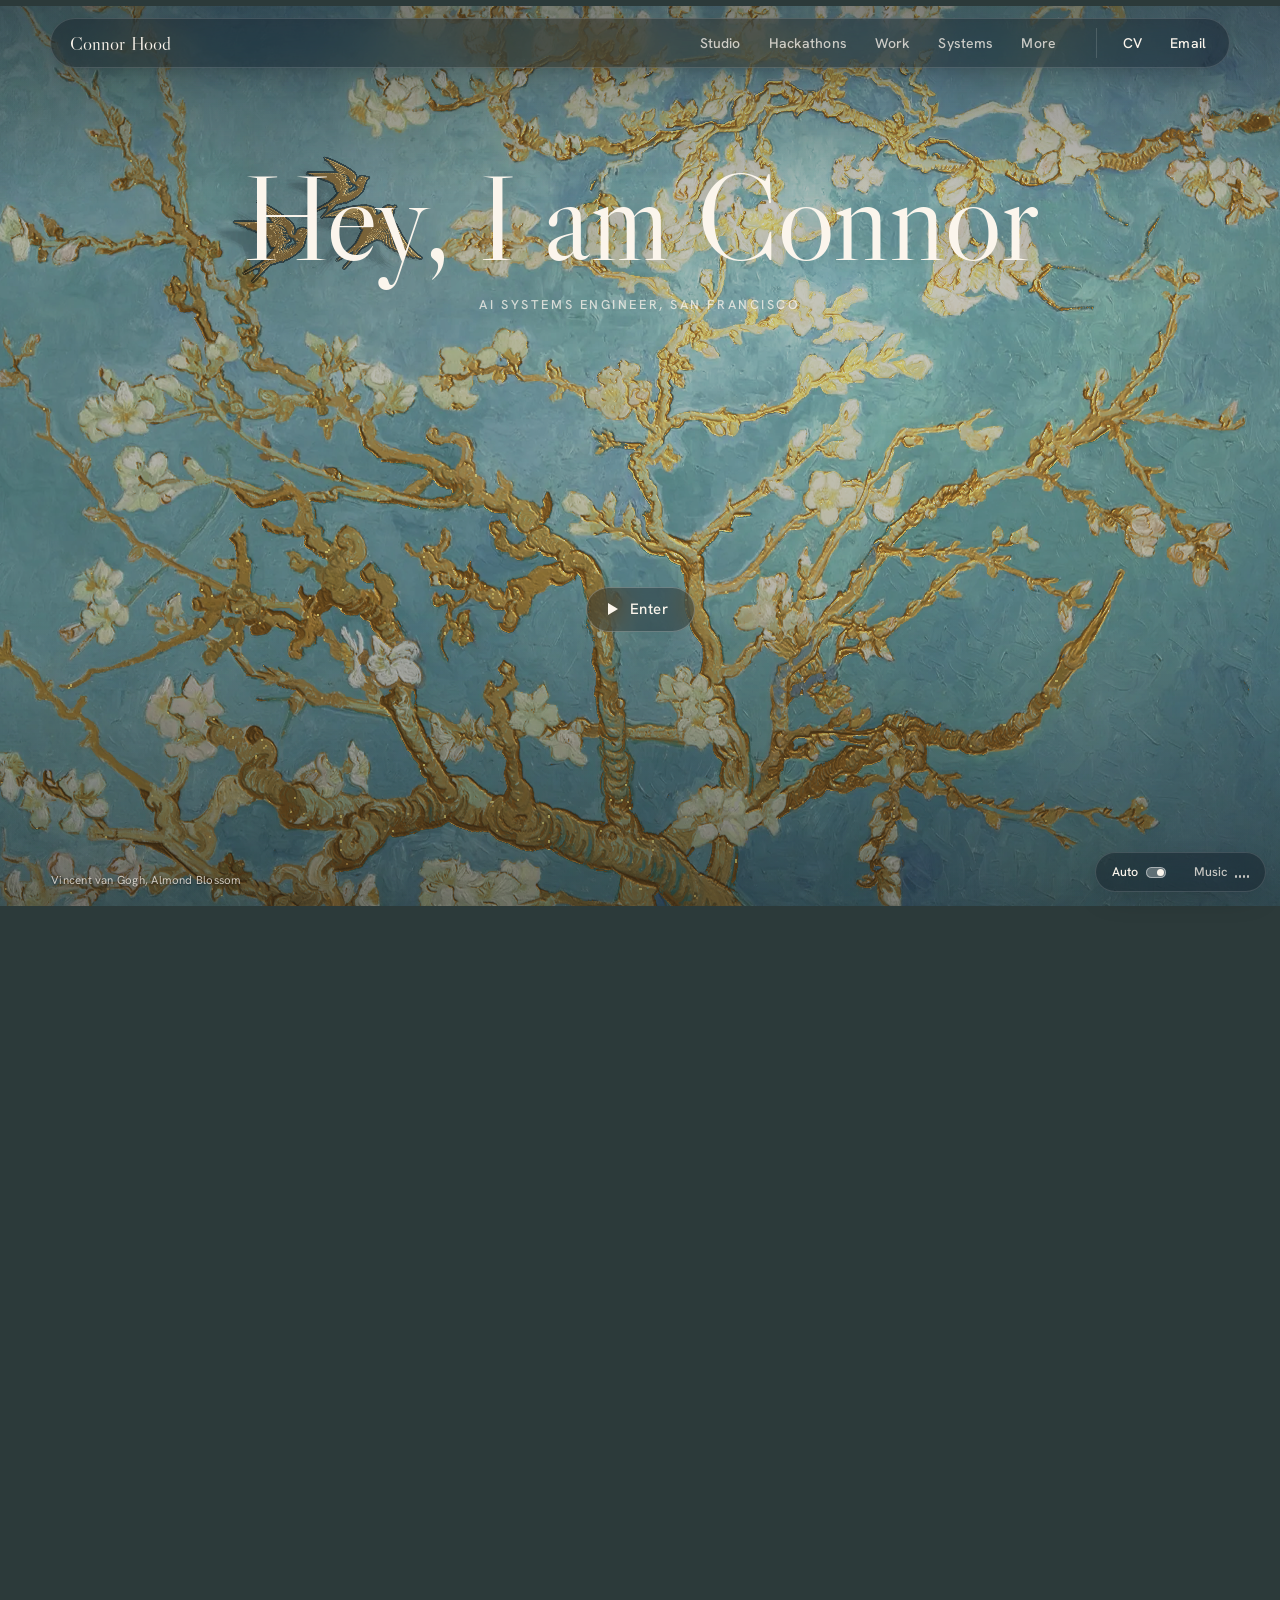
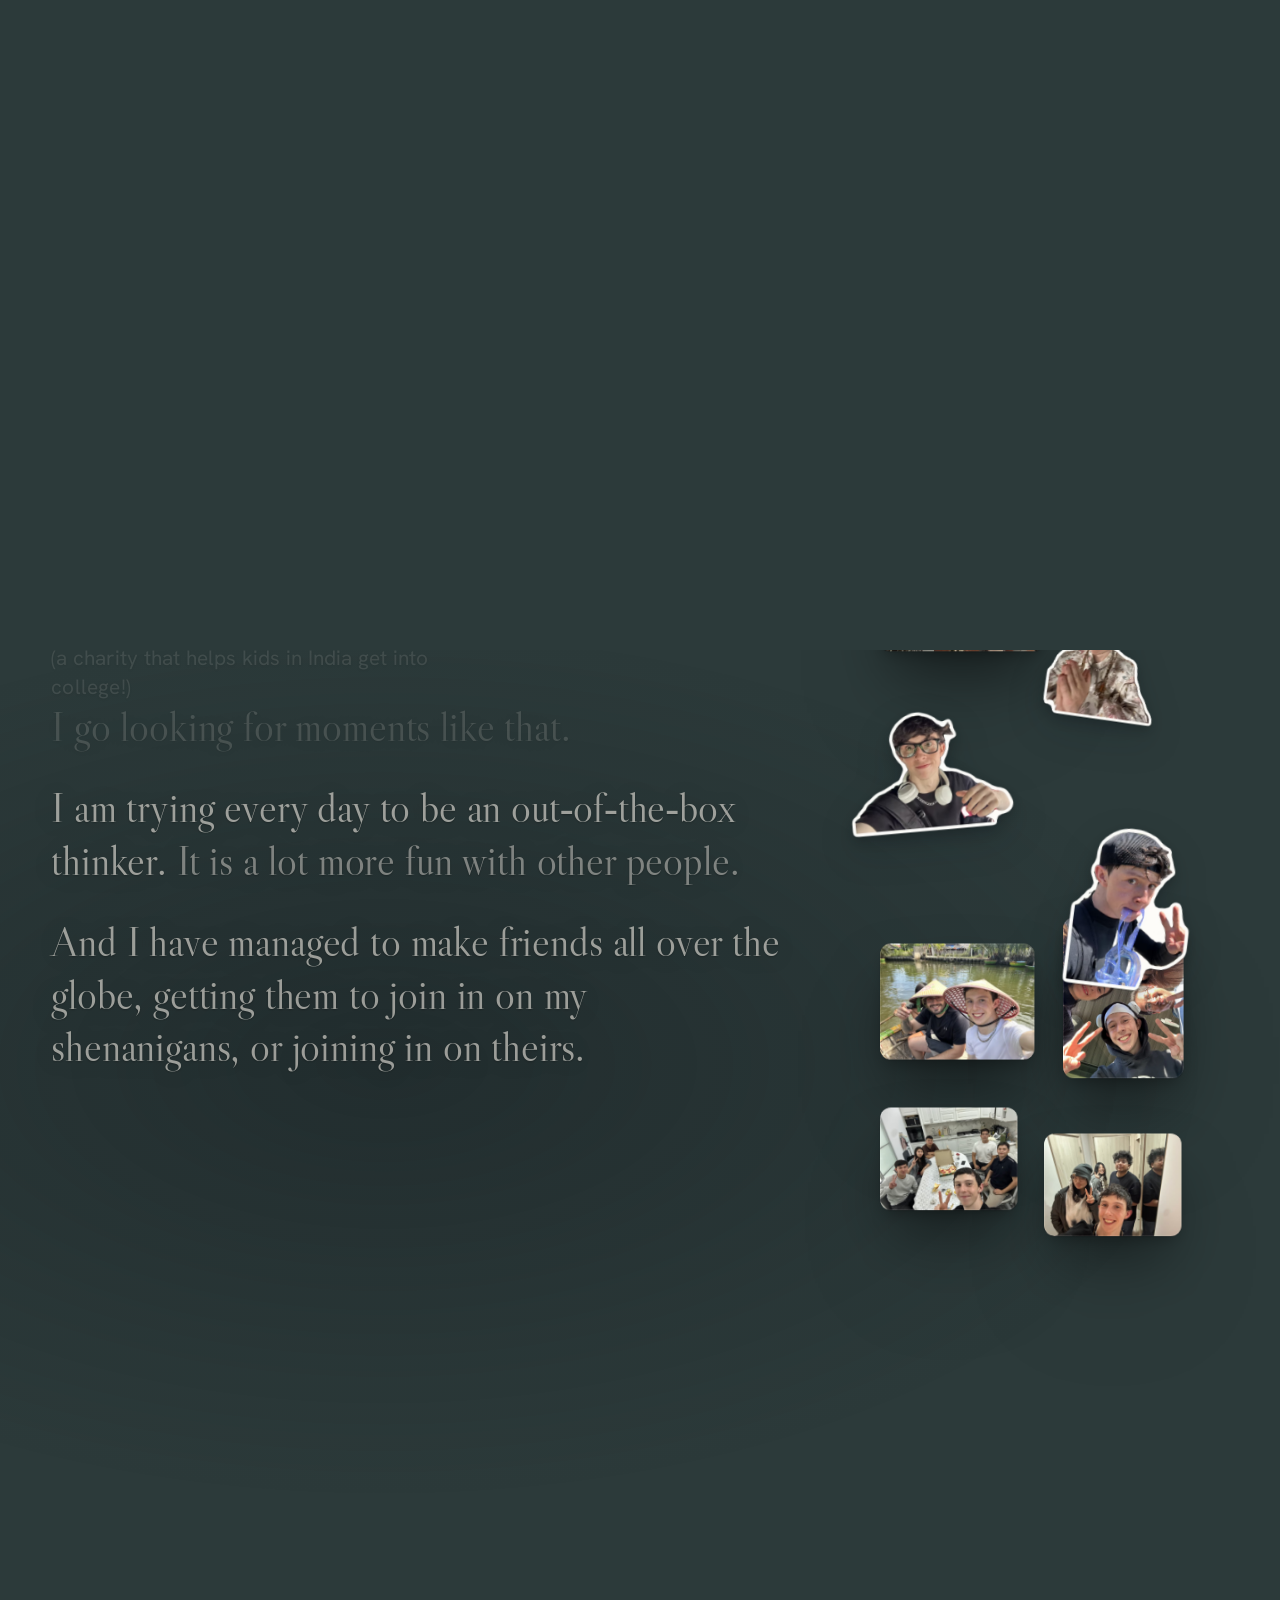
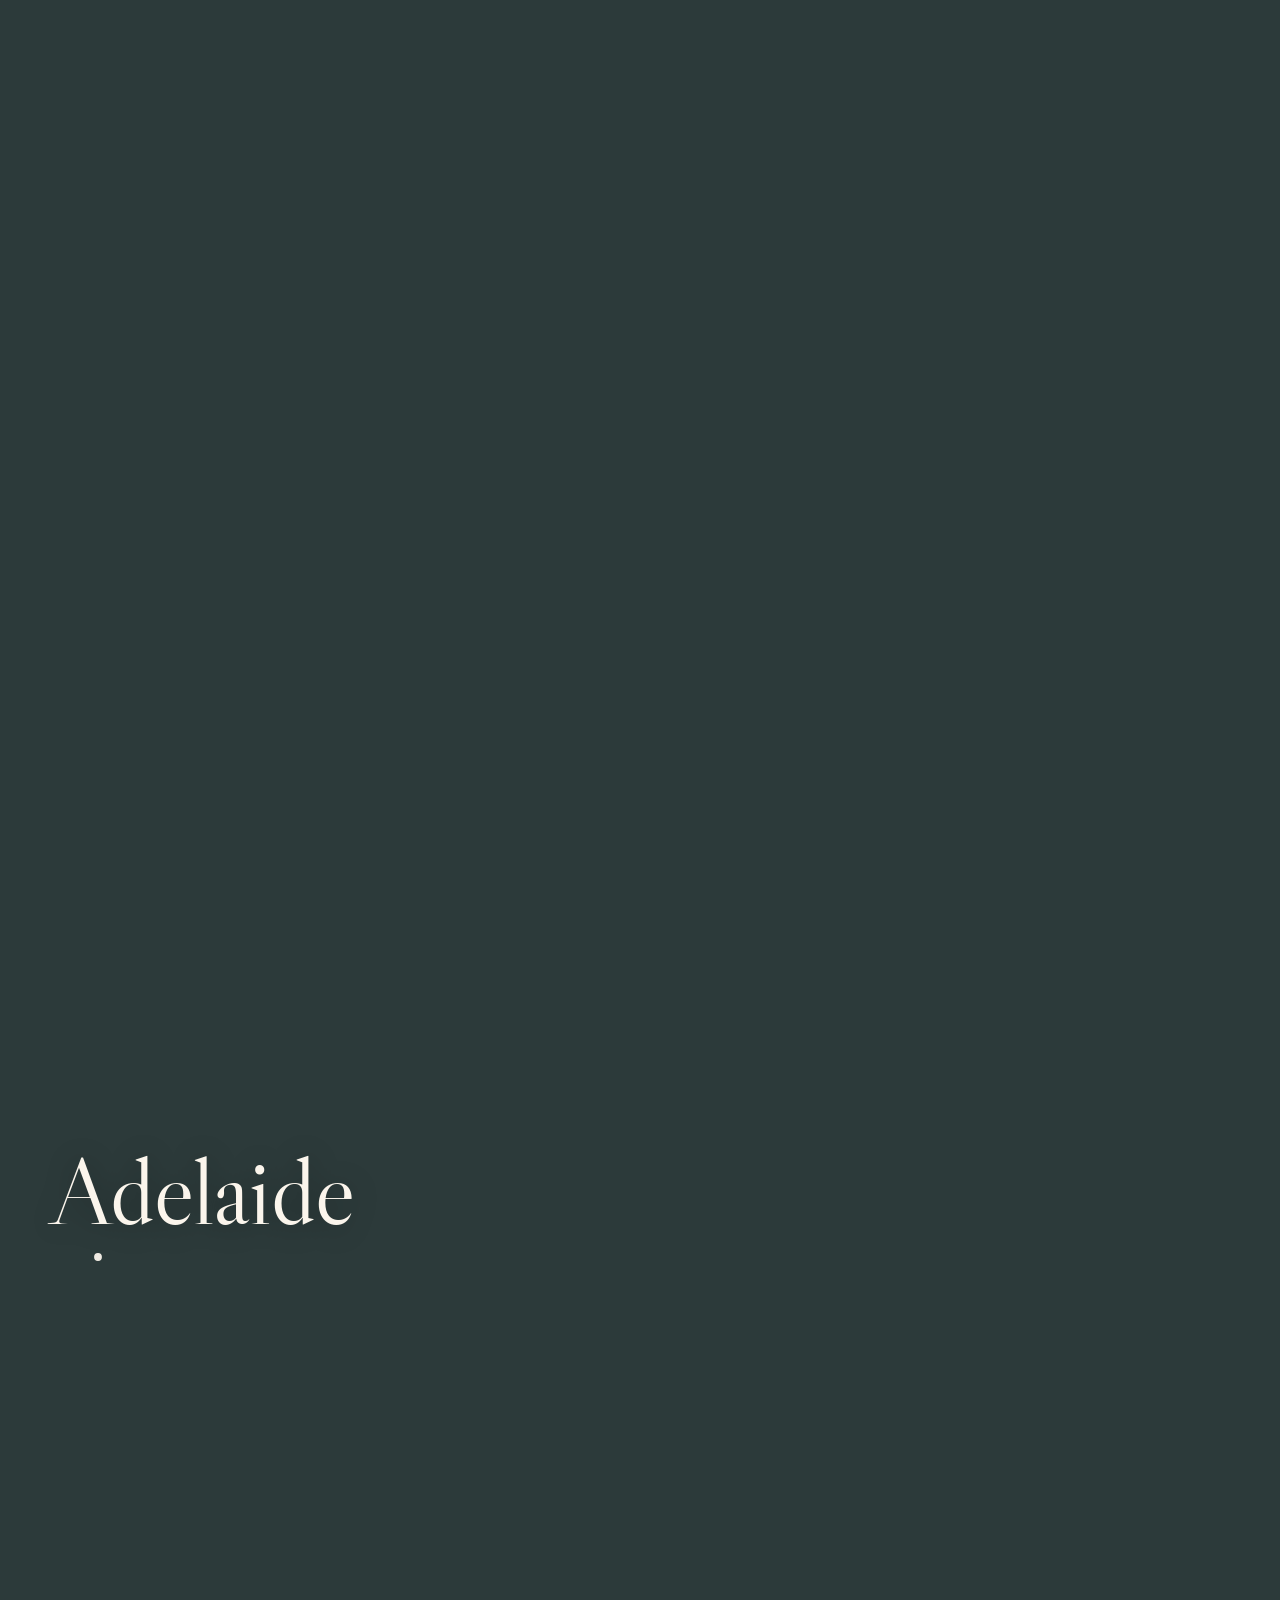
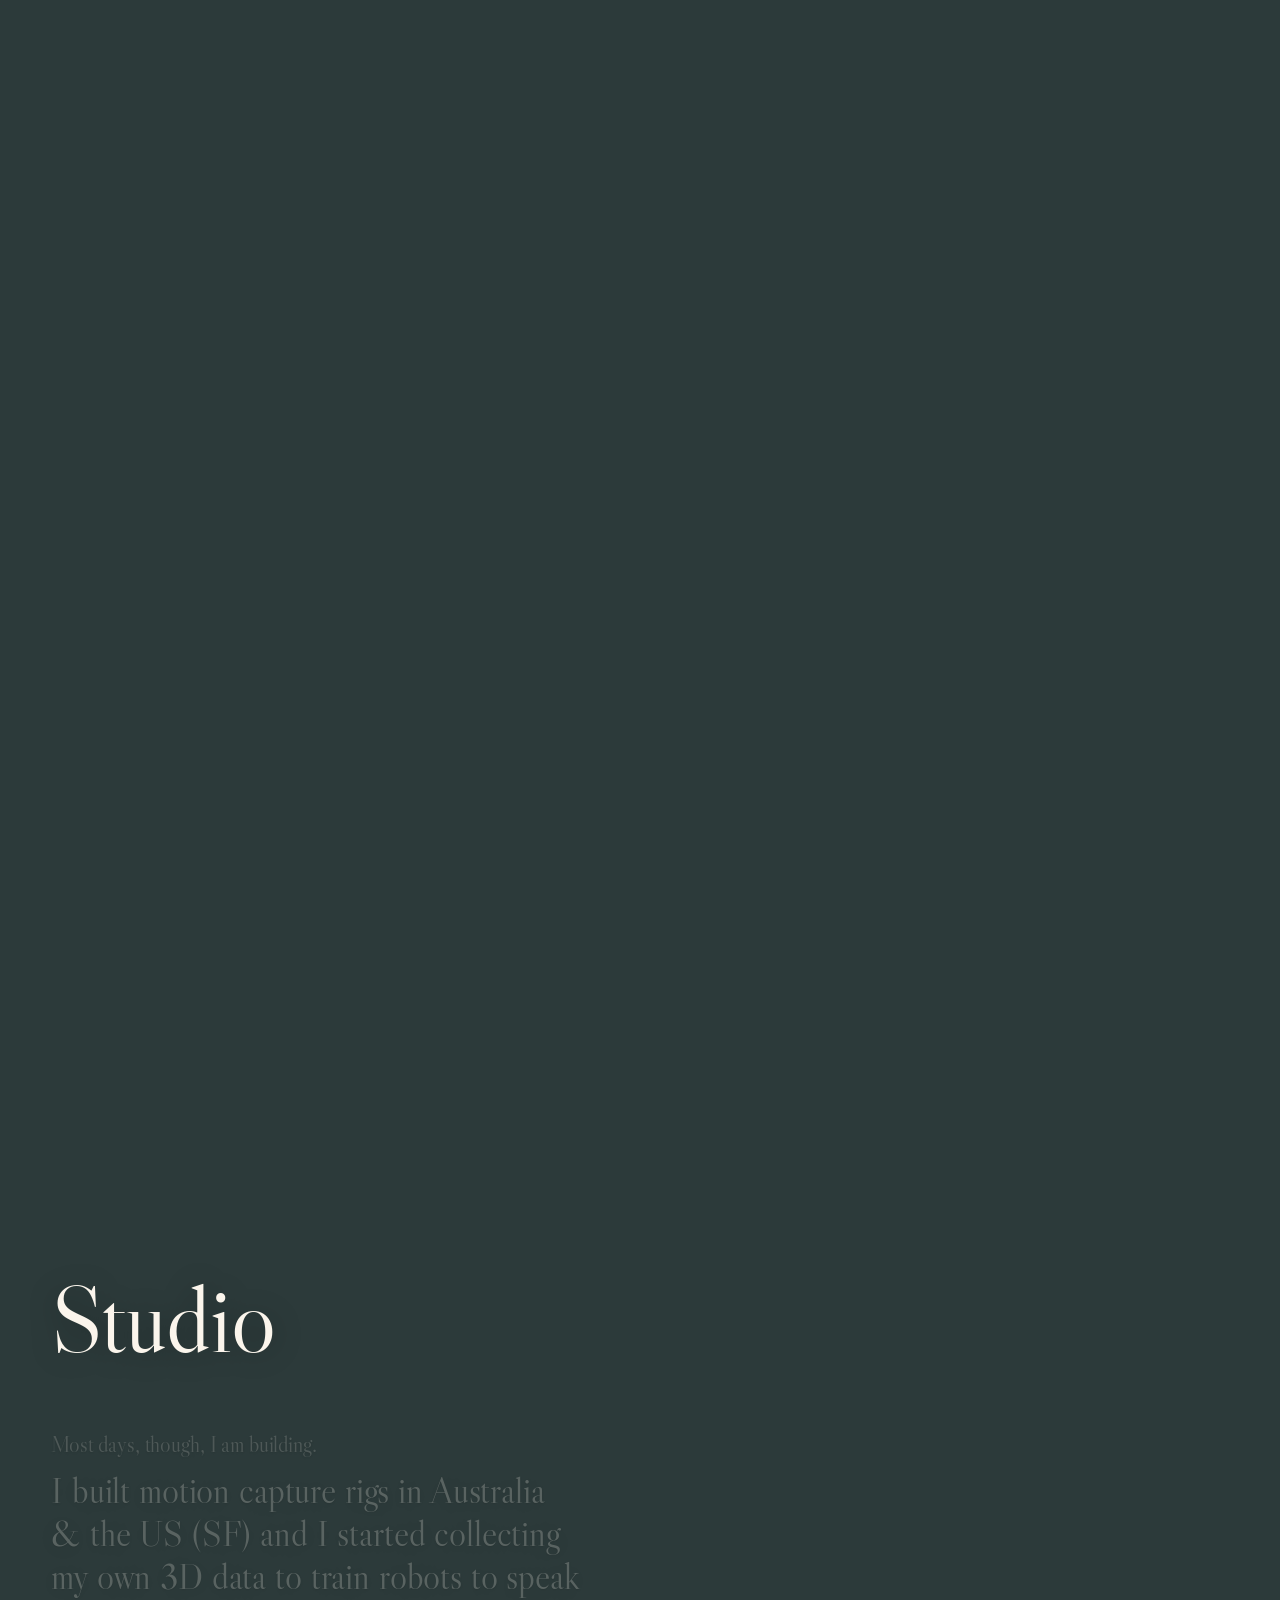
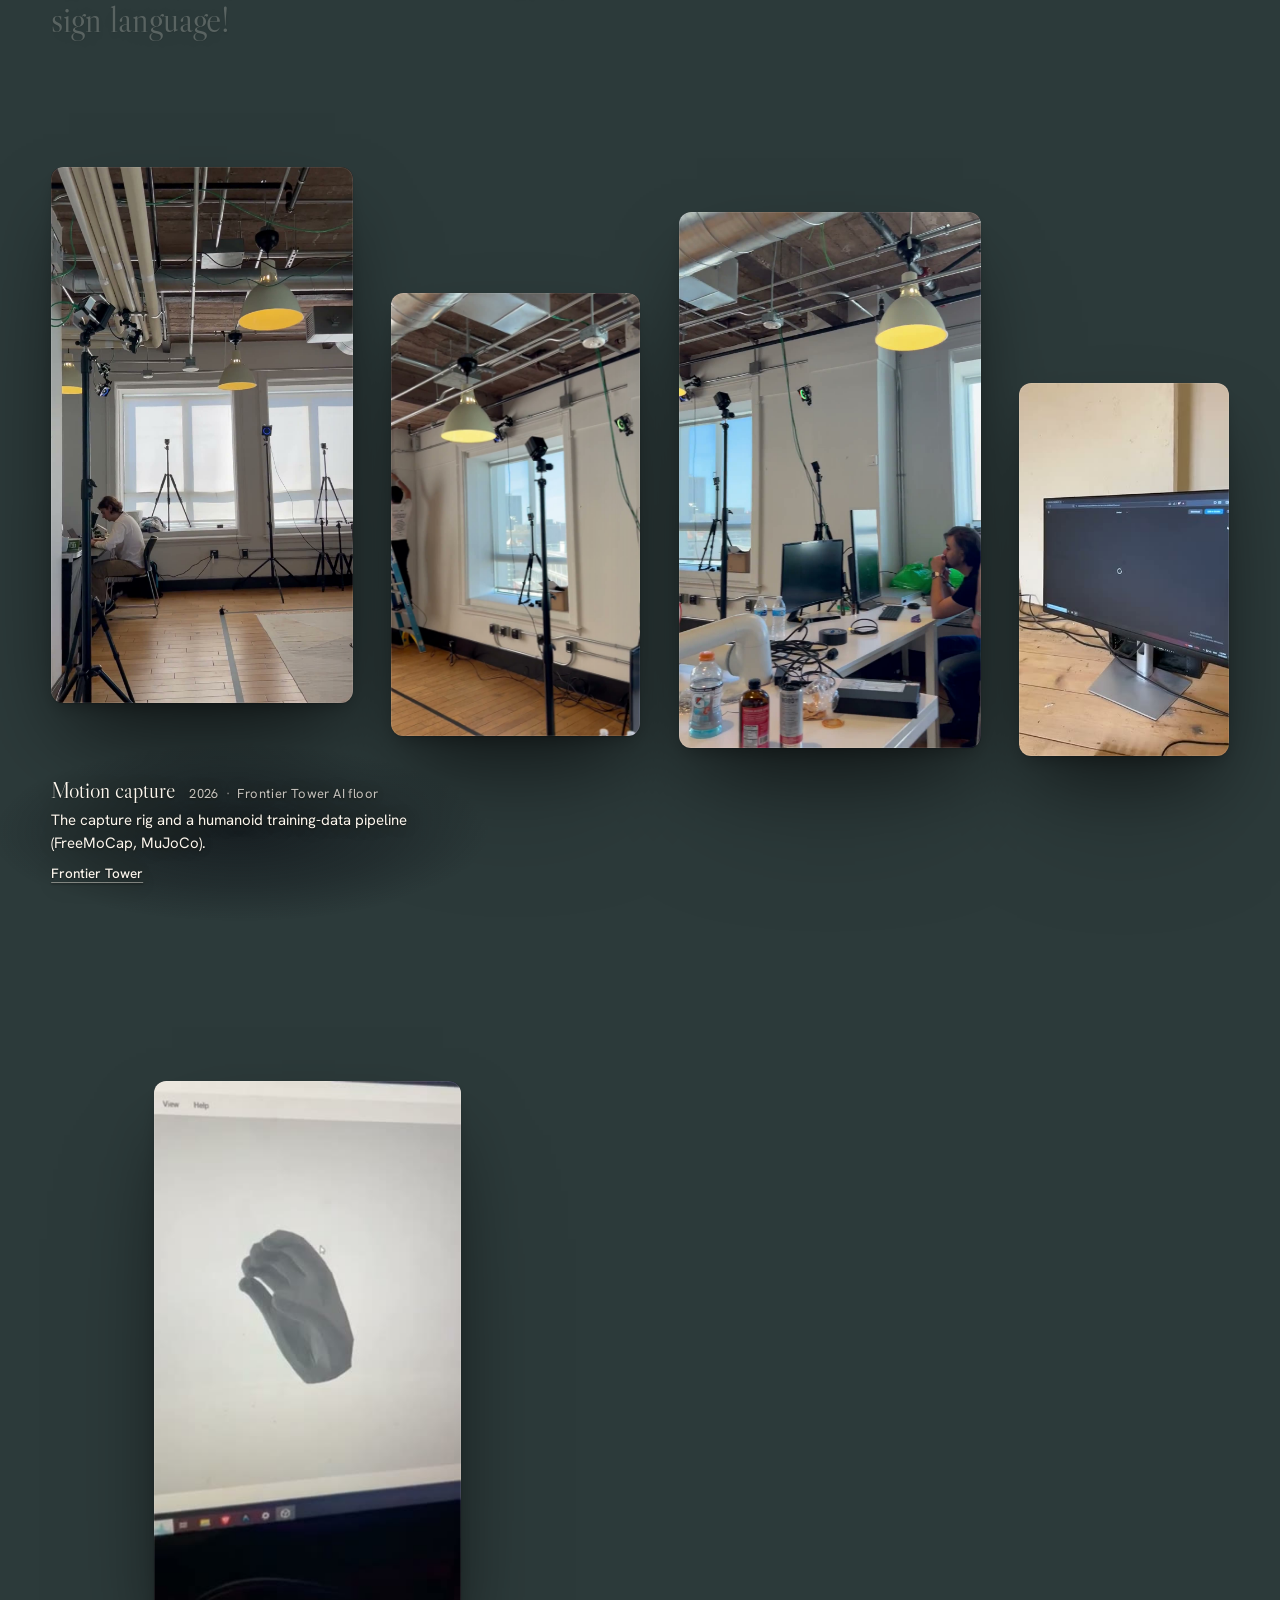
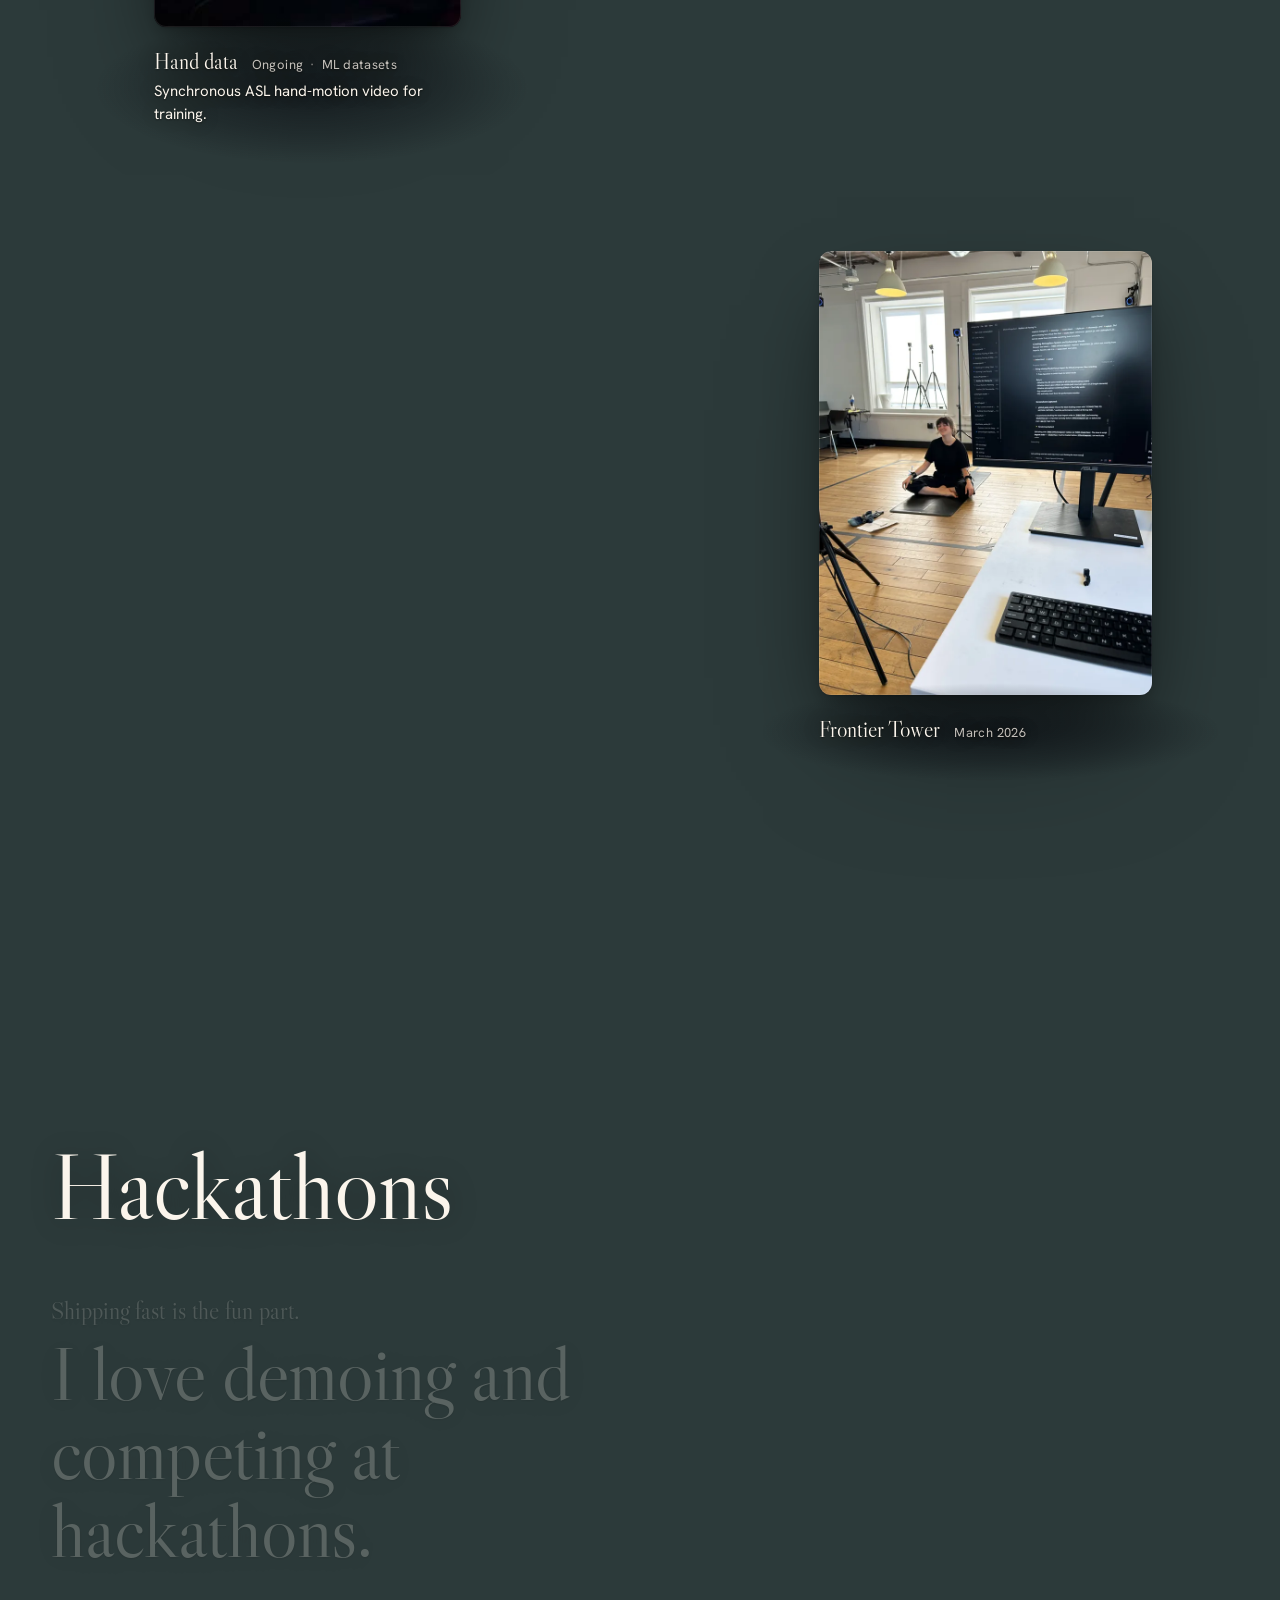
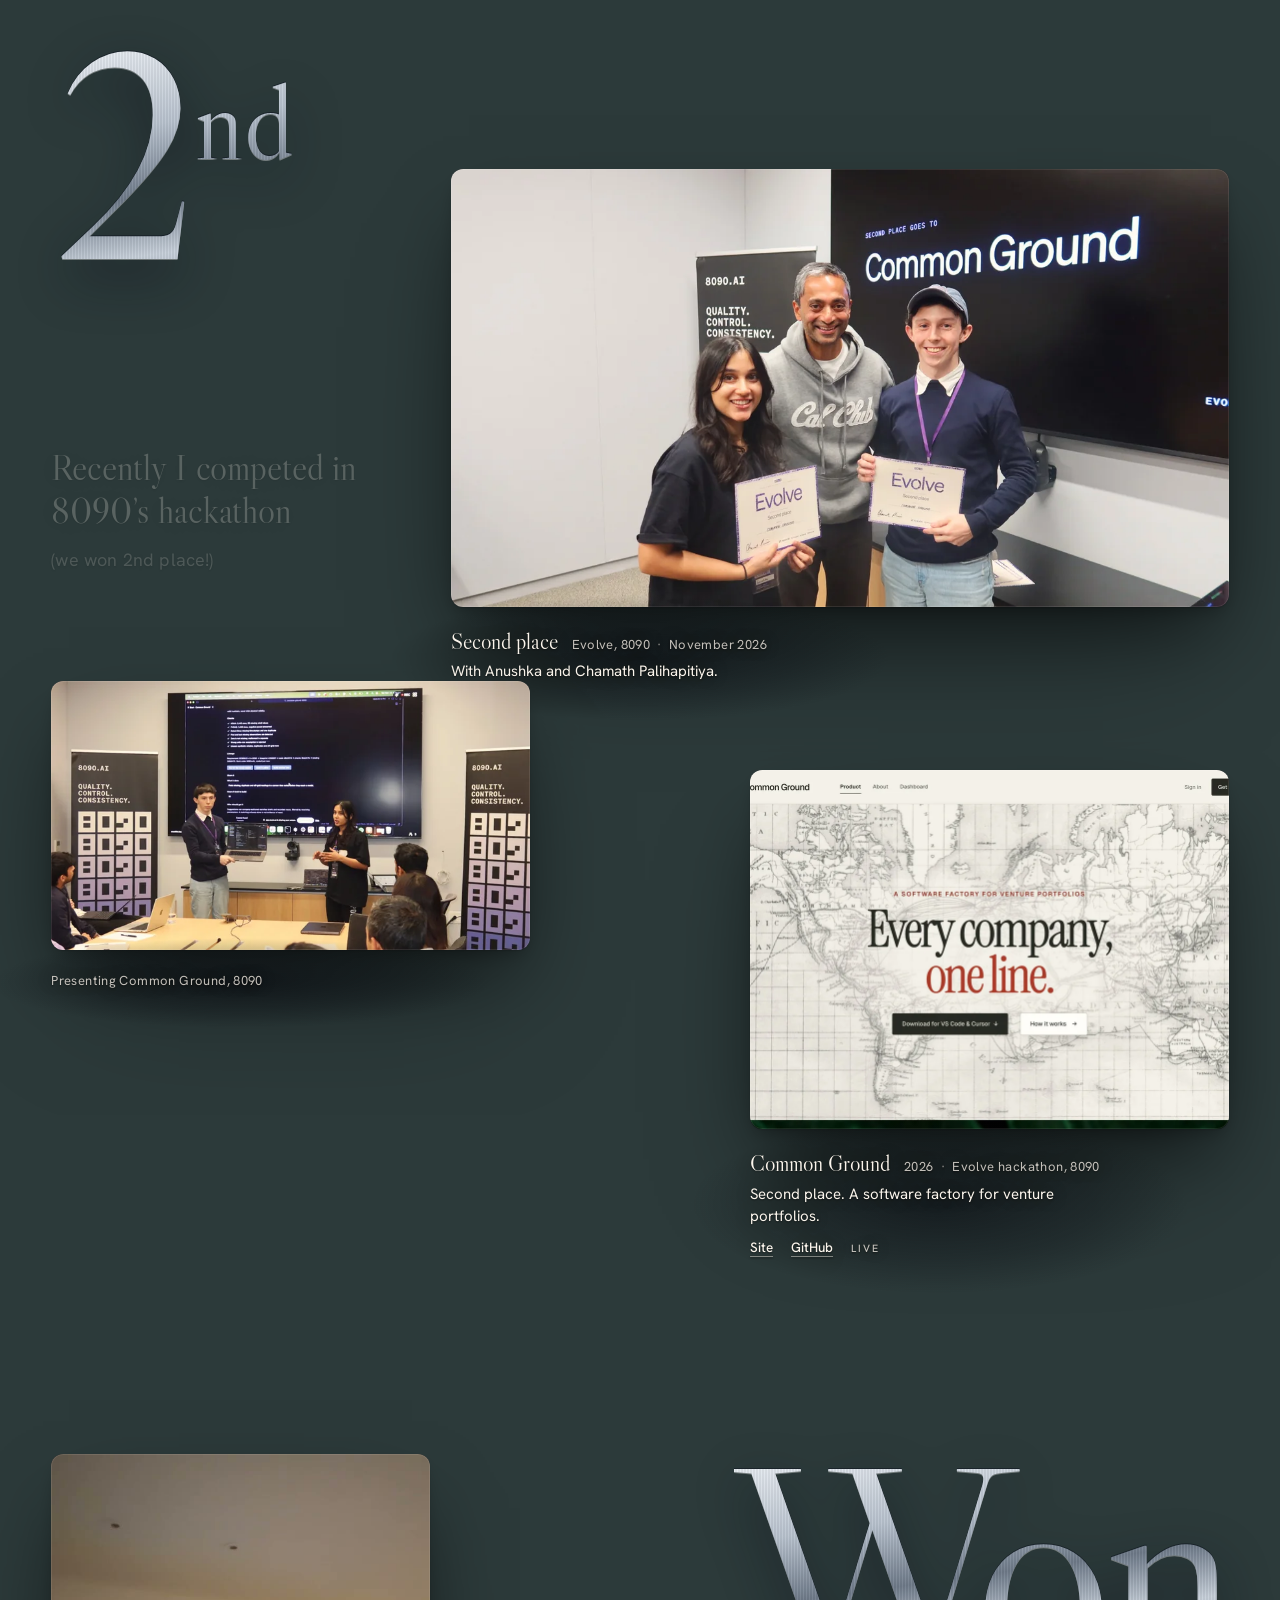
<file: index.html>
<!doctype html>
<html lang="en">
<head>
<meta charset="utf-8">
<meta name="viewport" content="width=device-width, initial-scale=1, viewport-fit=cover">
<title>Connor Hood</title>
<meta name="description" content="Connor Hood, AI systems engineer, San Francisco. Monet Shot, StyleFeatures, MCP servers, Common Ground.">
<meta name="theme-color" content="#2c3a3a">
<link rel="icon" href="favicon.svg" type="image/svg+xml">
<link rel="canonical" href="https://42connor.github.io/">
<meta property="og:type" content="profile">
<meta property="og:title" content="Connor Hood">
<meta property="og:description" content="AI systems engineer, San Francisco. Monet Shot, StyleFeatures, MCP servers, Common Ground.">
<meta property="og:url" content="https://42connor.github.io/">
<meta property="og:image" content="https://42connor.github.io/og-card.jpg">
<meta name="twitter:card" content="summary_large_image">
<meta name="twitter:creator" content="@SocialAcolyte">
<link rel="preconnect" href="https://fonts.googleapis.com">
<link rel="preconnect" href="https://fonts.gstatic.com" crossorigin>
<link href="https://fonts.googleapis.com/css2?family=Hanken+Grotesk:wght@300;400;500;600&family=Libre+Caslon+Display&display=swap" rel="stylesheet">
<link rel="preload" as="image" href="ornaments/paint/van-gogh-almond-blossom.webp">
<link rel="stylesheet" href="style.css">
<link rel="stylesheet" href="hero.css">
<link rel="stylesheet" href="stickers.css">
<script type="module" src="stickers.js"></script>
<script>document.documentElement.classList.add('js')</script>
</head>
<body>

<!-- The painting: one canvas behind everything, crossfading section by section -->
<div class="canvas" aria-hidden="true">
  <div class="paint is-on" data-src="ornaments/paint/van-gogh-almond-blossom.webp" style="background-image:url(ornaments/paint/van-gogh-almond-blossom.webp)"></div>
  <div class="paint" data-src="ornaments/paint/monet-water-lilies.webp"></div>
  <div class="paint" data-src="ornaments/paint/van-gogh-starry-night.webp"></div>
  <div class="paint" data-src="ornaments/paint/hokusai-great-wave.webp"></div>
  <div class="paint" data-src="ornaments/paint/monet-poppy-field.webp"></div>
  <div class="paint" data-src="ornaments/paint/turner-san-giorgio-sunset.webp"></div>
  <div class="shade"></div>
</div>
<p class="credit" aria-hidden="true"><span class="credit-text">Vincent van Gogh, Almond Blossom</span></p>

<!-- The start: shown only when the browser won't play sound until a click (sound.js) -->
<button class="gate" type="button" aria-label="Enter, with sound"><span><i aria-hidden="true"></i>Enter</span></button>

<header class="nav">
  <a class="nav-name" href="#top">Connor Hood</a>
  <nav class="nav-links" aria-label="Sections">
    <a href="#studio">Studio</a>
    <a href="#hackathons">Hackathons</a>
    <a href="#work">Work</a>
    <a href="#systems">Systems</a>
    <a href="#more">More</a>
  </nav>
  <div class="nav-end">
    <a href="cv.html">CV</a>
    <a href="mailto:42connor@gmail.com">Email</a>
  </div>
  <button class="nav-menu" type="button" aria-expanded="false" aria-controls="menu">Menu</button>
</header>

<div class="menu" id="menu" hidden>
  <nav aria-label="Menu">
    <a href="#studio">Studio</a>
    <a href="#hackathons">Hackathons</a>
    <a href="#work">Work</a>
    <a href="#systems">Systems</a>
    <a href="#more">More</a>
    <a href="cv.html">CV</a>
    <a href="mailto:42connor@gmail.com">Email</a>
  </nav>
</div>

<!-- The route: one line drawn down the page, Adelaide to San Francisco and through every window (route.js) -->
<div class="route" aria-hidden="true">
  <svg class="route-svg" xmlns="http://www.w3.org/2000/svg">
    <defs><mask id="route-gaps" maskUnits="userSpaceOnUse"><rect class="gap-all" fill="#fff"/><g class="gaps" fill="#000"></g></mask></defs>
    <g mask="url(#route-gaps)">
      <path class="ink ink-a"/>
      <g class="sea-dots"></g>
      <path class="ink ink-b"/>
    </g>
    <g class="rings"></g>
    <circle class="pen" r="3.4"/>
  </svg>
  <div class="marks">
    <p class="mark" data-mark="sf"><b>San Francisco</b></p>
    <p class="mark" data-mark="ft"><b>Frontier Tower</b><span>2026</span></p>
    <p class="mark" data-mark="8090"><b>8090</b><span>November 2026</span></p>
  </div>
  <div class="swallows"><img src="media/swallows.webp" width="380" height="253" alt="" decoding="async"></div>
</div>

<main>

<!-- 1. Almond Blossom. "Hey, I am Connor": a Monet Shot cursor clicks the name and zooms; his photo rises from below -->
<section class="open" id="top" data-paint="0" data-slow>
  <div class="stage">
    <h1 class="name">Hey, I am <span class="hx-target">Connor</span> <span class="role">AI systems engineer, San Francisco</span></h1>
    <div class="hx hx-rec" aria-hidden="true">
      <svg class="hx-cursor" viewBox="0 0 28 28" width="30" height="30"><path d="M6 3.5v19.2l4.9-4.6 3.1 7.1 3.4-1.5-3.1-6.9h6.6z" fill="#fff" stroke="#111" stroke-width="1.4" stroke-linejoin="round"/></svg>
      <i class="hx-ripple"></i>
    </div>
    <figure class="piece piece-hero">
      <div class="rise">
        <div class="win win-hero">
          <picture>
            <source type="image/webp" srcset="media/hey-720.webp 720w, media/hey-1200.webp 1200w, media/hey-1800.webp 1800w" sizes="(max-width: 959px) 100vw, 52vw">
            <img src="media/hey-1200.jpg" width="1200" height="900" alt="Connor in a green bike helmet, smiling at the camera">
          </picture>
        </div>
      </div>
    </figure>
  </div>
</section>

<!-- 1a. Almond Blossom. In his own words, read along: one piece of writing that lights up word by word as you scroll -->
<section class="says ra" id="hello" data-paint="0" aria-label="About Connor">
  <div class="ra-stage">
    <div class="say ra-text">
      <div class="ra-row">
        <p class="ra-p"><span class="ln">I am 22.</span> <span class="ln">As you can probably tell, I like coding.</span> <span class="ln">I like working on things that matter.</span> <span class="ln bridge">Sometimes those find me in unexpected places.</span></p>
        <div class="ra-side">
          <div class="ra-ph ra-bday stk" style="--tilt:7deg"><picture><source type="image/avif" srcset="media/stickers/kid-birthday-480.avif 480w, media/stickers/kid-birthday-900.avif 900w" sizes="(max-width: 959px) 30vw, 10vw"><img src="media/stickers/kid-birthday-480.png" width="711" height="900" loading="lazy" alt="Connor as a little kid in a paper birthday crown, grinning"></picture></div>
          <div class="ra-ph ra-ryla stk" style="--tilt:-6deg"><picture><source type="image/avif" srcset="media/stickers/ryla-480.avif 480w, media/stickers/ryla-900.avif 900w" sizes="(max-width: 959px) 46vw, 15vw"><img src="media/stickers/ryla-480.png" width="702" height="848" loading="lazy" alt="Connor grinning, chalk on his hands, at a youth leadership camp in the Adelaide Hills"></picture></div>
        </div>
      </div>
      <div class="ra-row">
        <p class="ra-p"><span class="ln">While in India for a wedding, I managed to get my teeth into the <a href="https://www.ffe.org/">Foundation for Excellence</a> <span class="aside">(a charity that helps kids in India get into college!)</span></span> <span class="ln bridge">I go looking for moments like that.</span></p>
        <div class="ra-side">
          <div class="win ra-ph ra-ffe"><picture><source type="image/webp" srcset="media/ffe-720.webp 720w, media/ffe-1200.webp 1200w" sizes="(max-width: 959px) 56vw, 19vw"><img src="media/ffe-1200.jpg" width="1200" height="900" loading="lazy" alt="Connor pointing up at the Foundation for Excellence India Trust sign"></picture></div>
          <div class="ra-ph ra-wedding stk" style="--tilt:8deg"><picture><source type="image/avif" srcset="media/stickers/wedding-480.avif 480w, media/stickers/wedding-900.avif 900w" sizes="(max-width: 959px) 34vw, 12vw"><img src="media/stickers/wedding-480.png" width="839" height="900" loading="lazy" alt="Connor at the wedding in India, hands together"></picture></div>
          <div class="ra-ph ra-tuktuk stk" style="--tilt:-5deg"><picture><source type="image/avif" srcset="media/stickers/tuktuk-480.avif 480w, media/stickers/tuktuk-900.avif 900w" sizes="(max-width: 959px) 44vw, 16vw"><img src="media/stickers/tuktuk-480.png" width="900" height="658" loading="lazy" alt="Connor in a tuk-tuk in Delhi"></picture></div>
        </div>
      </div>
      <div class="ra-row">
        <p class="ra-p"><span class="ln">I am trying every day to be an <em>out&#8209;of&#8209;the&#8209;box</em> thinker.</span> <span class="ln bridge">It is a lot more fun with other people.</span></p>
        <div class="ra-side">
          <div class="ra-ph ra-snorkel stk" style="--tilt:7deg"><picture><source type="image/avif" srcset="media/stickers/snorkel-480.avif 480w, media/stickers/snorkel-900.avif 900w" sizes="(max-width: 959px) 40vw, 13vw"><img src="media/stickers/snorkel-480.png" width="673" height="900" loading="lazy" alt="Connor in a wetsuit with a snorkel in his mouth, making a peace sign"></picture></div>
        </div>
      </div>
      <div class="ra-row">
        <p class="ra-p"><span class="ln">And I have managed to make friends all over the globe, getting them to join in on my shenanigans, or joining in on theirs.</span></p>
        <div class="ra-side ra-many">
          <div class="win ra-ph"><picture><source type="image/webp" srcset="media/vietnam-720.webp 720w, media/vietnam-1200.webp 1200w" sizes="(max-width: 959px) 28vw, 9vw"><img src="media/vietnam-1200.jpg" width="1200" height="900" loading="lazy" alt="In a basket boat in Hoi An, Vietnam, with a friend"></picture></div>
          <div class="win ra-ph"><picture><source type="image/webp" srcset="media/oakland-720.webp 720w, media/oakland-1200.webp 1200w" sizes="(max-width: 959px) 28vw, 9vw"><img src="media/oakland-1200.jpg" width="1200" height="1600" loading="lazy" alt="Connor and friends squeezed into a selfie on a rooftop in Oakland"></picture></div>
          <div class="win ra-ph"><picture><img src="media/kz-kitchen-720.jpg" srcset="media/kz-kitchen-720.jpg 720w, media/kz-kitchen-1200.jpg 1200w" sizes="(max-width: 959px) 40vw, 13vw" width="1200" height="900" loading="lazy" alt="A selfie with friends round a kitchen table, pizza in the middle"></picture></div>
          <div class="win ra-ph"><picture><img src="media/hallway-720.jpg" srcset="media/hallway-720.jpg 720w, media/hallway-1200.jpg 1200w" sizes="(max-width: 959px) 40vw, 13vw" width="1200" height="900" loading="lazy" alt="A grinning selfie with three friends in a hallway mirror"></picture></div>
        </div>
      </div>
    </div>
  </div>
</section>

<!-- 1b. Almond Blossom still. Adelaide: where the route starts, the production floor and Scouts as its first stops -->
<section class="part part-start" id="adelaide" data-paint="0" aria-label="Adelaide">
  <h2 class="sec reveal">Adelaide</h2>
  <ol class="stops">
    <li class="stop" style="--x:4%"><i class="tick"></i><b>BlueScope Steel</b><span>2021–22</span></li>
    <li class="stop is-award" style="--x:9%"><i class="tick"></i><b>Queen Scout Award</b><span>2022</span><div class="stop-ph stk-medals stk" style="--tilt:-9deg"><picture><source type="image/avif" srcset="media/stickers/kid-medals-480.avif 480w, media/stickers/kid-medals-900.avif 900w" sizes="(max-width: 959px) 44vw, 18vw"><img src="media/stickers/kid-medals-480.png" width="866" height="856" loading="lazy" alt="Connor as a kid in a camo jacket, medals round his neck, holding up a CD"></picture></div></li>
    <li class="stop" style="--x:13%"><i class="tick"></i><b>Coopers Brewery</b><span>2022–24</span></li>
    <li class="stop" style="--x:10%"><i class="tick"></i><b>Senector</b><span>2023</span><div class="stop-ph stk-hoodie stk" style="--tilt:7deg"><picture><source type="image/avif" srcset="media/stickers/kid-hoodie-480.avif 480w, media/stickers/kid-hoodie-900.avif 900w" sizes="(max-width: 959px) 22vw, 9vw"><img src="media/stickers/kid-hoodie-480.png" width="366" height="900" loading="lazy" alt="Connor as a kid in a red hoodie, a white hat and sunglasses"></picture></div></li>
    <li class="stop is-award" style="--x:5%"><i class="tick"></i><b>Rotary Youth Leadership Award</b><span>2023</span></li>
    <li class="stop" style="--x:8%"><i class="tick"></i><b>Haigh’s Chocolates</b><span>2024</span></li>
    <li class="stop is-award" style="--x:15%"><i class="tick"></i><b>National Volunteer Week</b><span>2024</span></li>
    <li class="stop" style="--x:19%"><i class="tick"></i><b>Thermo Fisher Scientific</b><div class="stop-ph stop-ph-tall stk" style="--tilt:-7deg"><picture><source type="image/avif" srcset="media/stickers/labcoat-480.avif 480w, media/stickers/labcoat-900.avif 900w" sizes="(max-width: 959px) 34vw, 14vw"><img src="media/stickers/labcoat-480.png" width="599" height="900" loading="lazy" alt="Connor in a lab coat and hairnet, thumbs up, on the production floor"></picture></div></li>
    <li class="stop is-award" style="--x:16%"><i class="tick"></i><b>Scouts SA Special Service Award</b><span>2025</span></li>
  </ol>
  <div class="sea" aria-hidden="true"></div>
</section>

<!-- 2. Water Lilies. The studio -->
<section class="part part-studio" id="studio" data-paint="1">
  <h2 class="sec reveal">Studio</h2>
  <p class="lead"><span class="bridge">Most days, though, I am building.</span> I built motion capture rigs in Australia &amp; the US (SF) and I started collecting my own 3D data to train robots to speak sign language!</p>
  <figure class="piece piece-clips">
    <div class="clips">
      <div class="win clip reveal" style="--o:0"><video data-auto src="media/studio-rig.mp4" poster="media/studio-rig.jpg" muted loop playsinline preload="none" aria-label="The capture rig"></video></div>
      <div class="win clip reveal" style="--o:1"><video data-auto src="media/studio-ceiling.mp4" poster="media/studio-ceiling.jpg" muted loop playsinline preload="none" aria-label="Cameras on the ceiling"></video></div>
      <div class="win clip reveal" style="--o:2"><video data-auto src="media/studio-team.mp4" poster="media/studio-team.jpg" muted loop playsinline preload="none" aria-label="The team at work"></video></div>
      <div class="win clip reveal" style="--o:3"><video data-auto src="media/avatar.mp4" poster="media/avatar.jpg" muted loop playsinline preload="none" aria-label="A captured body on screen"></video></div>
    </div>
    <figcaption class="label">
      <p class="l-head"><b>Motion capture</b><span>2026</span><span>Frontier Tower AI floor</span></p>
      <p class="l-line">The capture rig and a humanoid training-data pipeline (FreeMoCap, MuJoCo).</p>
      <p class="l-links"><a href="https://frontiertower.io/">Frontier Tower</a></p>
    </figcaption>
  </figure>
  <figure class="piece piece-hand reveal">
    <div class="win clip"><video data-auto src="media/hand-model.mp4" poster="media/hand-model.jpg" muted loop playsinline preload="none" aria-label="A hand-model capture on screen"></video></div>
    <figcaption class="label">
      <p class="l-head"><b>Hand data</b><span>Ongoing</span><span>ML datasets</span></p>
      <p class="l-line">Synchronous ASL hand-motion video for training.</p>
    </figcaption>
  </figure>
  <div class="studio-more">
    <figure class="piece reveal">
      <div class="win "><picture><source type="image/webp" srcset="media/studio-floor-720.webp 720w, media/studio-floor-1200.webp 1200w" sizes="(max-width: 959px) 60vw, 22vw"><img src="media/studio-floor-1200.jpg" width="1200" height="1600" loading="lazy" alt="The motion capture studio at Frontier Tower: cameras on tripods, the rig monitor, someone on the floor"></picture></div>
      <figcaption class="label"><p class="l-head"><b>Frontier Tower</b><span>March 2026</span></p></figcaption>
    </figure>
  </div>
</section>

<!-- 3. The Starry Night. Hackathons: 8090 (second place, the photo with Chamath, the pitch, Common Ground), then Impossibl -->
<section class="part part-evolve" id="hackathons" data-paint="2">
  <h2 class="sec reveal">Hackathons</h2>
  <p class="lead lead-bridge">Shipping fast is the fun part.</p>
  <p class="lead lead-big">I love demoing and competing at hackathons.</p>

  <!-- 8090: second place. The mark is machined metal, lit by the painting's light (steel.js); the photos pile onto it -->
  <div class="w-block w-8090">
    <p class="w-mark" data-metal aria-hidden="true">2<sup>nd</sup></p>
    <p class="lead lead-8090">Recently I competed in 8090’s hackathon <span class="aside">(we won 2nd place!)</span></p>
    <figure class="piece piece-chamath reveal">
    <div class="win">
      <picture>
        <source type="image/webp" srcset="media/evolve-720.webp 720w, media/evolve-1200.webp 1200w, media/evolve-1920.webp 1920w" sizes="(max-width: 959px) 100vw, 62vw">
        <img src="media/evolve-1200.jpg" width="1200" height="675" loading="lazy" alt="Connor and Anushka holding Evolve second-place certificates with Chamath Palihapitiya, under a screen reading Second place goes to Common Ground">
      </picture>
    </div>
    <figcaption class="label">
      <p class="l-head"><b>Second place</b><span>Evolve, 8090</span><span>November 2026</span></p>
      <p class="l-line">With Anushka and Chamath Palihapitiya.</p>
    </figcaption>
  </figure>
    <figure class="piece piece-pitch reveal">
      <div class="win">
        <picture>
          <source type="image/webp" srcset="media/pitch-720.webp 720w, media/pitch-1200.webp 1200w, media/pitch-1790.webp 1790w" sizes="(max-width: 959px) 80vw, 36vw">
          <img src="media/pitch-1200.jpg" width="1200" height="674" loading="lazy" alt="Connor presenting Common Ground at 8090">
        </picture>
      </div>
      <figcaption class="label"><p class="l-head"><span>Presenting Common Ground, 8090</span></p></figcaption>
    </figure>
    <figure class="piece piece-cg reveal">
      <div class="win win-site" data-site="https://common-ground-theta.vercel.app/" data-title="The Common Ground site, live"><img src="media/rows/common-ground.webp" width="960" height="720" loading="lazy" alt="The Common Ground site"></div>
      <figcaption class="label">
        <p class="l-head"><b>Common Ground</b><span>2026</span><span>Evolve hackathon, 8090</span></p>
        <p class="l-line">Second place. A software factory for venture portfolios.</p>
        <p class="l-links"><a href="https://common-ground-theta.vercel.app/">Site</a><a href="https://github.com/SocialAcolyte/8090-project-Anushka-Connor">GitHub</a><span class="live">Live</span></p>
      </figcaption>
    </figure>
  </div>

  <!-- Impossibl: won. The demo, then the night with Fabio -->
  <div class="w-block w-imp">
    <p class="w-mark" data-metal aria-hidden="true">Won</p>
    <figure class="piece piece-demo reveal">
      <div class="win clip"><video data-auto src="media/demo-room.mp4" poster="media/demo-room.jpg" muted loop playsinline preload="none" aria-label="Demoing at the Impossibl hackathon"></video></div>
      <figcaption class="label"><p class="l-head"><b>Impossibl</b><span>Hackathon</span><span>Won</span></p></figcaption>
    </figure>
    <figure class="piece piece-fabio reveal">
      <div class="win"><picture><img src="media/fabio-night-720.jpg" srcset="media/fabio-night-720.jpg 720w, media/fabio-night-1200.jpg 1200w" sizes="(max-width: 959px) 56vw, 22vw" width="900" height="1200" loading="lazy" alt="A late-night selfie with Fabio and the Impossibl crowd"></picture></div>
    </figure>
    <p class="lead lead-fabio">I also won the Impossibl hackathon, and now Fabio is a great friend of mine.</p>
  </div>
</section>

<!-- 4. The Great Wave. Work: Monet Shot, then StyleFeatures -->
<section class="part part-work" id="work" data-paint="3">
  <h2 class="sec reveal">Work</h2>
  <p class="lead lead-bridge">Outside of competitions, I make things just because.</p>
  <p class="lead lead-art"><b>I love art.</b> I recently released 2 projects: one called StyleFeatures, and the other called Monet Shot.</p>
  <figure class="piece piece-wide piece-monet reveal">
    <div class="win win-take"><video data-auto src="media/monetshot-take.mp4" poster="media/monetshot-take.jpg" width="1600" height="900" muted loop playsinline preload="none" aria-label="A Monet Shot take: a StyleFeatures page recorded, zoomed on its clicks and framed on a painting"></video></div>
    <figcaption class="label">
      <p class="l-head"><b>Monet Shot</b><span>2026</span><span>macOS app</span></p>
      <p class="l-line">A screen recorder that zooms on your clicks and frames every take on a painting.</p>
      <p class="l-links"><a href="https://monetshot.pages.dev/">Site</a><a href="https://github.com/SocialAcolyte/monet-shot">GitHub</a><button class="copy" type="button" data-copy="brew install --cask monet-shot"><code>brew install --cask monet-shot</code></button></p>
    </figcaption>
  </figure>
  <div class="piece piece-film reveal" id="stylefeatures">
    <section class="film">
      <div class="win win-film">
        <video class="film-video" src="media/templates.mp4" poster="media/templates.jpg" muted loop playsinline preload="none"></video>
      </div>
      <div class="film-row">
        <div class="label">
          <p class="l-head"><b>StyleFeatures</b><span>2026</span><span>Web components</span></p>
          <p class="l-line">88 living pieces drawn from paintings, plates, water, cloth and stone; 28 sites built from them.</p>
          <p class="l-links"><a href="https://socialacolyte.github.io/stylefeatures/">Site</a><a href="https://github.com/SocialAcolyte/stylefeatures">GitHub</a></p>
        </div>
        <button class="film-play" type="button" aria-pressed="false"><span class="film-label">Watch with sound</span></button>
      </div>
    </section>
  </div>

  <div class="pond" data-slow>
    <figure class="pad reveal" data-piece="koi-pond" style="--x:0%;--y:0vh;--w:48%;--a:16 / 9;--d:.05"><div class="win win-live"><img src="ornaments/sf/koi-pond.webp" alt="" loading="lazy"></div><figcaption>Koi pond<span class="live">Live</span></figcaption></figure>
    <figure class="pad reveal" data-piece="kintsugi" style="--x:60%;--y:14vh;--w:32%;--a:5 / 4;--d:-.06"><div class="win win-live"><img src="ornaments/sf/kintsugi.webp" alt="" loading="lazy"></div><figcaption>Kintsugi<span class="live">Live</span></figcaption></figure>
    <figure class="pad reveal" data-piece="murmuration" style="--x:12%;--y:66vh;--w:44%;--a:1.373;--d:.08"><div class="win win-live"><img src="ornaments/sf/murmuration.webp" alt="" loading="lazy"></div><figcaption>Murmuration<span class="live">Live</span></figcaption></figure>
    <figure class="pad reveal" data-piece="lotus-leaf" style="--x:66%;--y:82vh;--w:30%;--a:1.18;--d:-.05"><div class="win win-live"><img src="ornaments/sf/lotus-leaf.webp" alt="" loading="lazy"></div><figcaption>Lotus leaf<span class="live">Live</span></figcaption></figure>
    <figure class="pad reveal" data-piece="marbling" style="--x:3%;--y:132vh;--w:30%;--a:4 / 3;--d:.06"><div class="win win-live"><img src="ornaments/sf/marbling.webp" alt="" loading="lazy"></div><figcaption>Marbling<span class="live">Live</span></figcaption></figure>
    <figure class="pad reveal" data-piece="ripple-pool" style="--x:44%;--y:144vh;--w:34%;--a:6 / 5;--d:-.04"><div class="win win-live"><img src="pieces/ripple-pool/poster.webp" alt="" loading="lazy"></div><figcaption>Ripple pool<span class="live">Live</span></figcaption></figure>
  </div>
  <p class="lead lead-open">They are both live and fully open source!</p>
</section>

<!-- 5. Poppy Field. Systems -->
<section class="part part-systems" id="systems" data-paint="4">
  <h2 class="sec reveal">Systems</h2>
  <p class="lead"><span class="bridge">Not everything I build is art, though.</span> I also worked in environmental reporting, based on accounting reports I do at my day job.</p>
  <div class="pair pair-sys">
    <figure class="piece piece-mcp reveal">
      <div class="win"><img src="media/rows/mcp.webp" width="960" height="720" loading="lazy" alt="An MCP server's site"></div>
      <figcaption class="label">
        <p class="l-head"><b>MCP servers</b><span>2025–</span><span>Dozens built</span></p>
        <p class="l-line">The largest runs QuickBooks Enterprise across 85+ company files for a 36-building property portfolio.</p>
        <p class="l-links"><a href="https://github.com/SocialAcolyte">GitHub</a></p>
      </figcaption>
    </figure>
    <figure class="piece piece-gfn reveal">
      <div class="win"><img src="media/rows/gfn.webp" width="960" height="720" loading="lazy" alt="Global Footprint Network"></div>
      <figcaption class="label">
        <p class="l-head"><b>NFBA 2027 pilot</b><span>2026</span><span>Global Footprint Network</span></p>
        <p class="l-line">A pipeline that loaded and checked ~31M rows of FAOSTAT data for the national footprint accounts.</p>
        <p class="l-links"><a href="https://www.footprintnetwork.org/">Site</a></p>
      </figcaption>
    </figure>
  </div>
</section>

<!-- 6. Turner. More, then the footer on a dark scrim -->
<section class="part part-more" id="more" data-paint="5">
  <h2 class="sec reveal">More</h2>
  <div class="trio">
    <figure class="piece reveal">
      <div class="win"><img src="media/rows/webpaper.webp" width="960" height="720" loading="lazy" alt="webpaper"></div>
      <figcaption class="label">
        <p class="l-head"><b>webpaper</b><span>2025</span><span>Chrome extension</span></p>
        <p class="l-links"><a href="https://socialacolyte.github.io/webpaper.html">Site</a></p>
      </figcaption>
    </figure>
    <figure class="piece reveal">
      <div class="win"><img src="media/rows/thesis.webp" width="960" height="720" loading="lazy" alt="The data-layer thesis"></div>
      <figcaption class="label">
        <p class="l-head"><b>Data-layer thesis</b><span>2024</span><span>Essay</span></p>
        <p class="l-links"><a href="https://socialacolyte.github.io/buisness%20strategy.pdf">Read</a></p>
      </figcaption>
    </figure>
    <figure class="piece reveal">
      <div class="win"><img src="media/rows/spaceflight-news.webp" width="960" height="720" loading="lazy" alt="Spaceflight News"></div>
      <figcaption class="label">
        <p class="l-head"><b>Spaceflight News</b><span>Weekly</span><span>Co-founder, co-host, voice</span></p>
        <p class="l-links"><a href="https://www.youtube.com/@spaceflight_news">YouTube</a><a href="https://www.instagram.com/spaceflight_news/">Instagram</a></p>
      </figcaption>
    </figure>
  </div>
  <div class="say say-end">
    <p class="say-text">I am working on other projects as well.</p>
    <p class="say-text say-mid">Usually I try to find high impact things that will make a big difference <span class="aside">(especially where I can rethink the arena from first principles).</span></p>
    <p class="say-text say-last">If my career so far can be described as anything, it is someone who wants to help <span class="aside">(people, the west, humanity),</span> and wants to come up with new ways of doing things.</p>
  </div>
</section>

</main>

<footer class="foot" id="contact" data-paint="5">
  <div class="foot-in">
    <div class="foot-me reveal">
      <div class="win win-me"><img src="img/profile-260.webp" srcset="img/profile-130.webp 130w, img/profile-260.webp 260w, img/profile-390.webp 390w" sizes="120px" width="260" height="260" loading="lazy" alt="Connor Hood, as a mosaic"></div>
      <div>
        <p class="foot-name">Connor Hood</p>
        <p class="foot-role">AI systems engineer, San Francisco. From Adelaide.</p>
        <a class="foot-mail" href="mailto:42connor@gmail.com">42connor@gmail.com</a>
      </div>
    </div>

    <div class="foot-earlier">
      <div>
        <h3>Production floor</h3>
        <ul>
          <li>Thermo Fisher Scientific</li>
          <li>Haigh's Chocolates <span>2024</span></li>
          <li>Senector <span>2023</span></li>
          <li>Coopers Brewery <span>2022–24</span></li>
          <li>BlueScope Steel <span>2021–22</span></li>
        </ul>
      </div>
      <div>
        <h3>Scouts and awards</h3>
        <ul>
          <li>Scouts SA Special Service Award <span>2025</span></li>
          <li>National Volunteer Week <span>2024</span></li>
          <li>Rotary Youth Leadership Award <span>2023</span></li>
          <li>Queen Scout Award <span>2022</span></li>
        </ul>
      </div>
    </div>

    <div class="foot-cols">
      <div>
        <h3>Work</h3>
        <ul>
          <li><a href="https://monetshot.pages.dev/">Monet Shot</a></li>
          <li><a href="https://socialacolyte.github.io/stylefeatures/">StyleFeatures</a></li>
          <li><a href="https://common-ground-theta.vercel.app/">Common Ground</a></li>
          <li><a href="https://github.com/SocialAcolyte">MCP servers</a></li>
          <li><a href="https://www.footprintnetwork.org/">NFBA 2027 pilot</a></li>
          <li><a href="https://frontiertower.io/">Motion capture</a></li>
        </ul>
      </div>
      <div>
        <h3>Elsewhere</h3>
        <ul>
          <li><a href="mailto:42connor@gmail.com">Email</a></li>
          <li><a href="https://www.linkedin.com/in/connor-m-hood/">LinkedIn</a></li>
          <li><a href="https://github.com/42connor">GitHub</a></li>
          <li><a href="https://github.com/SocialAcolyte">GitHub (projects)</a></li>
          <li><a href="https://x.com/SocialAcolyte">X</a></li>
          <li><a href="https://socialacolyte.github.io/">socialacolyte.github.io</a></li>
        </ul>
      </div>
      <div>
        <h3>This site</h3>
        <ul>
          <li><a href="cv.html">CV</a></li>
          <li>San Francisco <time class="sf-time">--:--</time></li>
          <li><button data-music type="button">Play the music</button></li>
          <li><a href="#top" class="to-top">Back to top</a></li>
        </ul>
      </div>
    </div>

    <p class="credits">© 2026 Connor Hood · Music: “Jaago” by Lifafa · Paintings public domain: Vincent van Gogh, <i>Almond Blossom</i>; Claude Monet, <i>Water Lilies</i>, <i>Poppy Field</i>; Vincent van Gogh, <i>The Starry Night</i>; Katsushika Hokusai, <i>The Great Wave off Kanagawa</i>; J. M. W. Turner, <i>San Giorgio, sunset</i></p>
    <p class="credits credits-live">Live StyleFeatures pieces, code MIT, pictures credited with each: <a href="pieces/koi-pond/CREDITS.md">Koi pond</a> · <a href="pieces/kintsugi/CREDITS.md">Kintsugi</a> · <a href="pieces/murmuration/CREDITS.md">Murmuration</a> · <a href="pieces/lotus-leaf/CREDITS.md">Lotus leaf</a> · <a href="pieces/marbling/CREDITS.md">Marbling</a> · <a href="pieces/ripple-pool/CREDITS.md">Ripple pool</a></p>
  </div>
</footer>

<div class="dock">
  <button id="auto" type="button" aria-pressed="true" aria-label="Autoscroll">Auto <i></i></button>
  <button class="sound" type="button" aria-pressed="false" aria-label="Music"><span class="sound-label">Music</span> <span class="bars"><i></i><i></i><i></i><i></i></span></button>
</div>

<script type="module" src="sound.js"></script>
<script type="module" src="autoscroll.js"></script>
<script type="module" src="main.js"></script>
<script type="module" src="gild.js"></script>
<script type="module" src="steel.js"></script>
<script type="module" src="says.js"></script>
<script type="module" src="hero.js"></script>
<script type="module" src="route.js"></script>
<script type="module" src="swallows.js"></script>
</body>
</html>
</file>
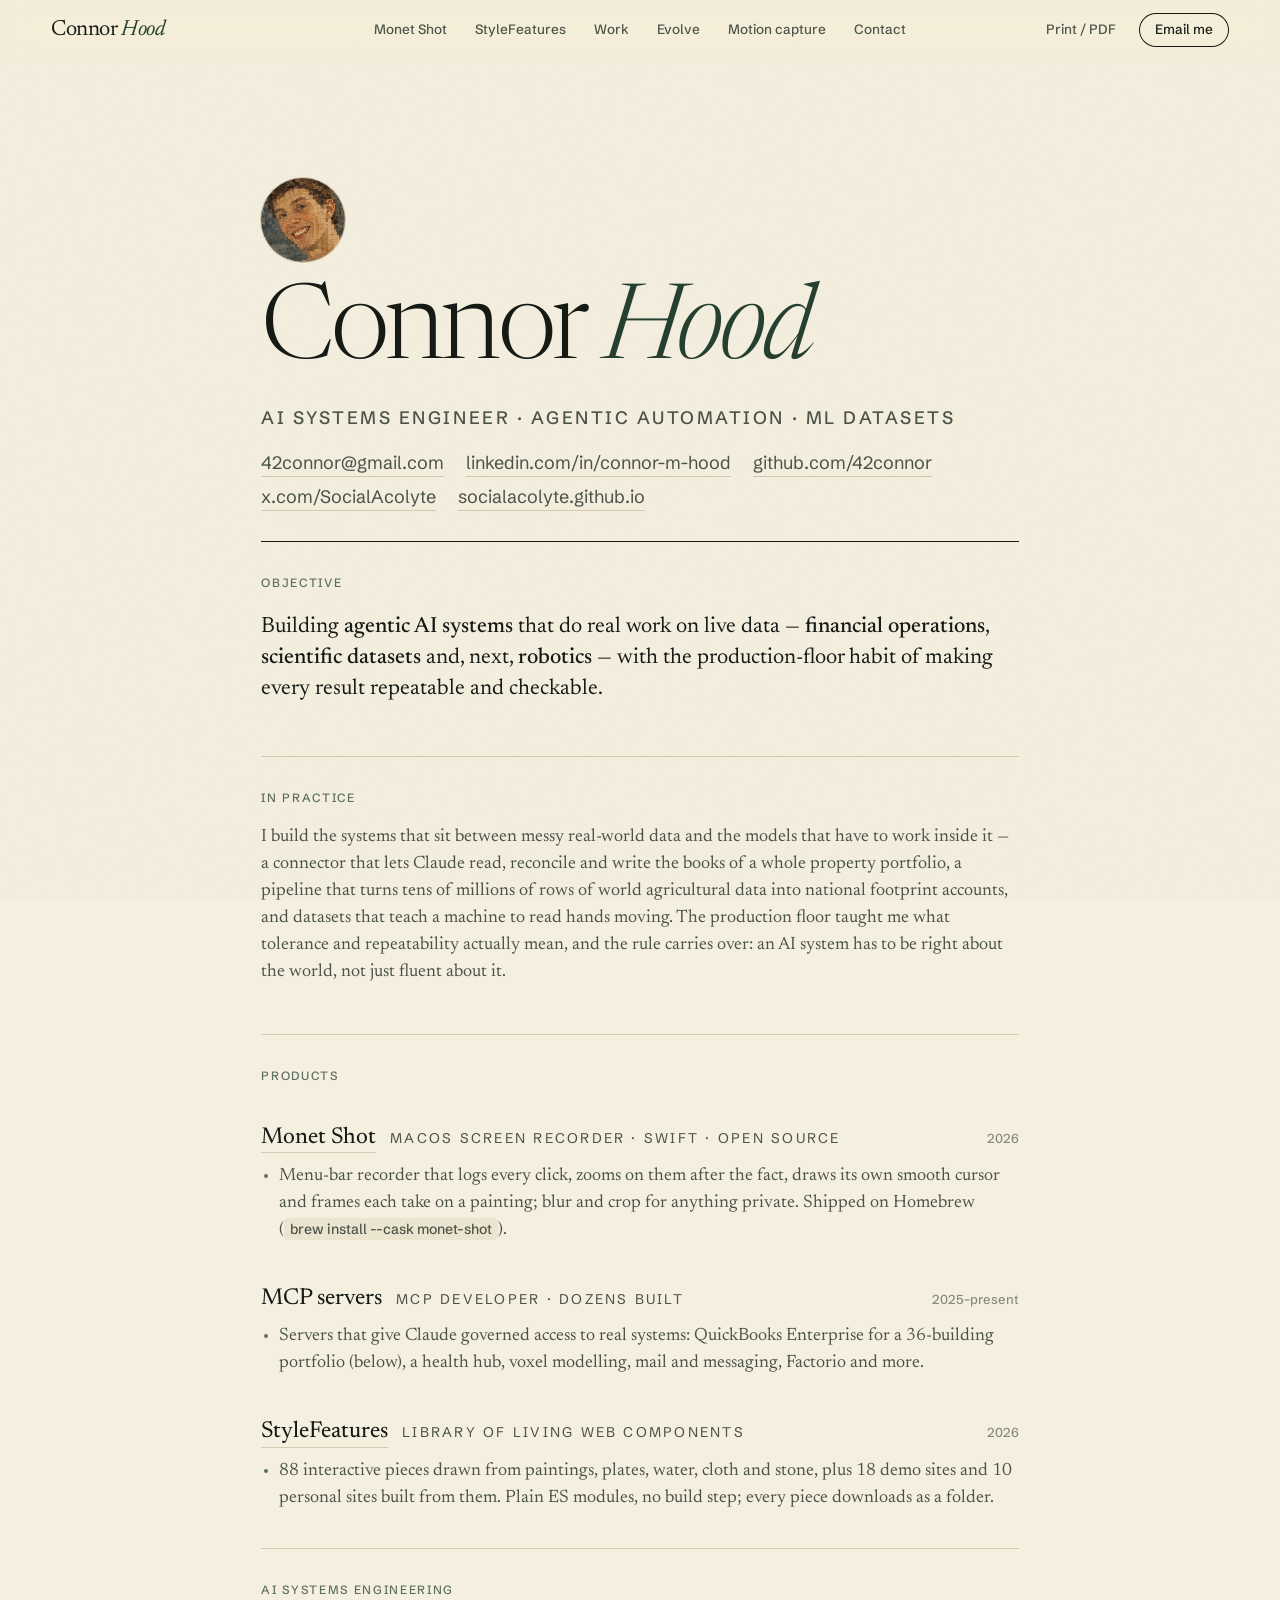
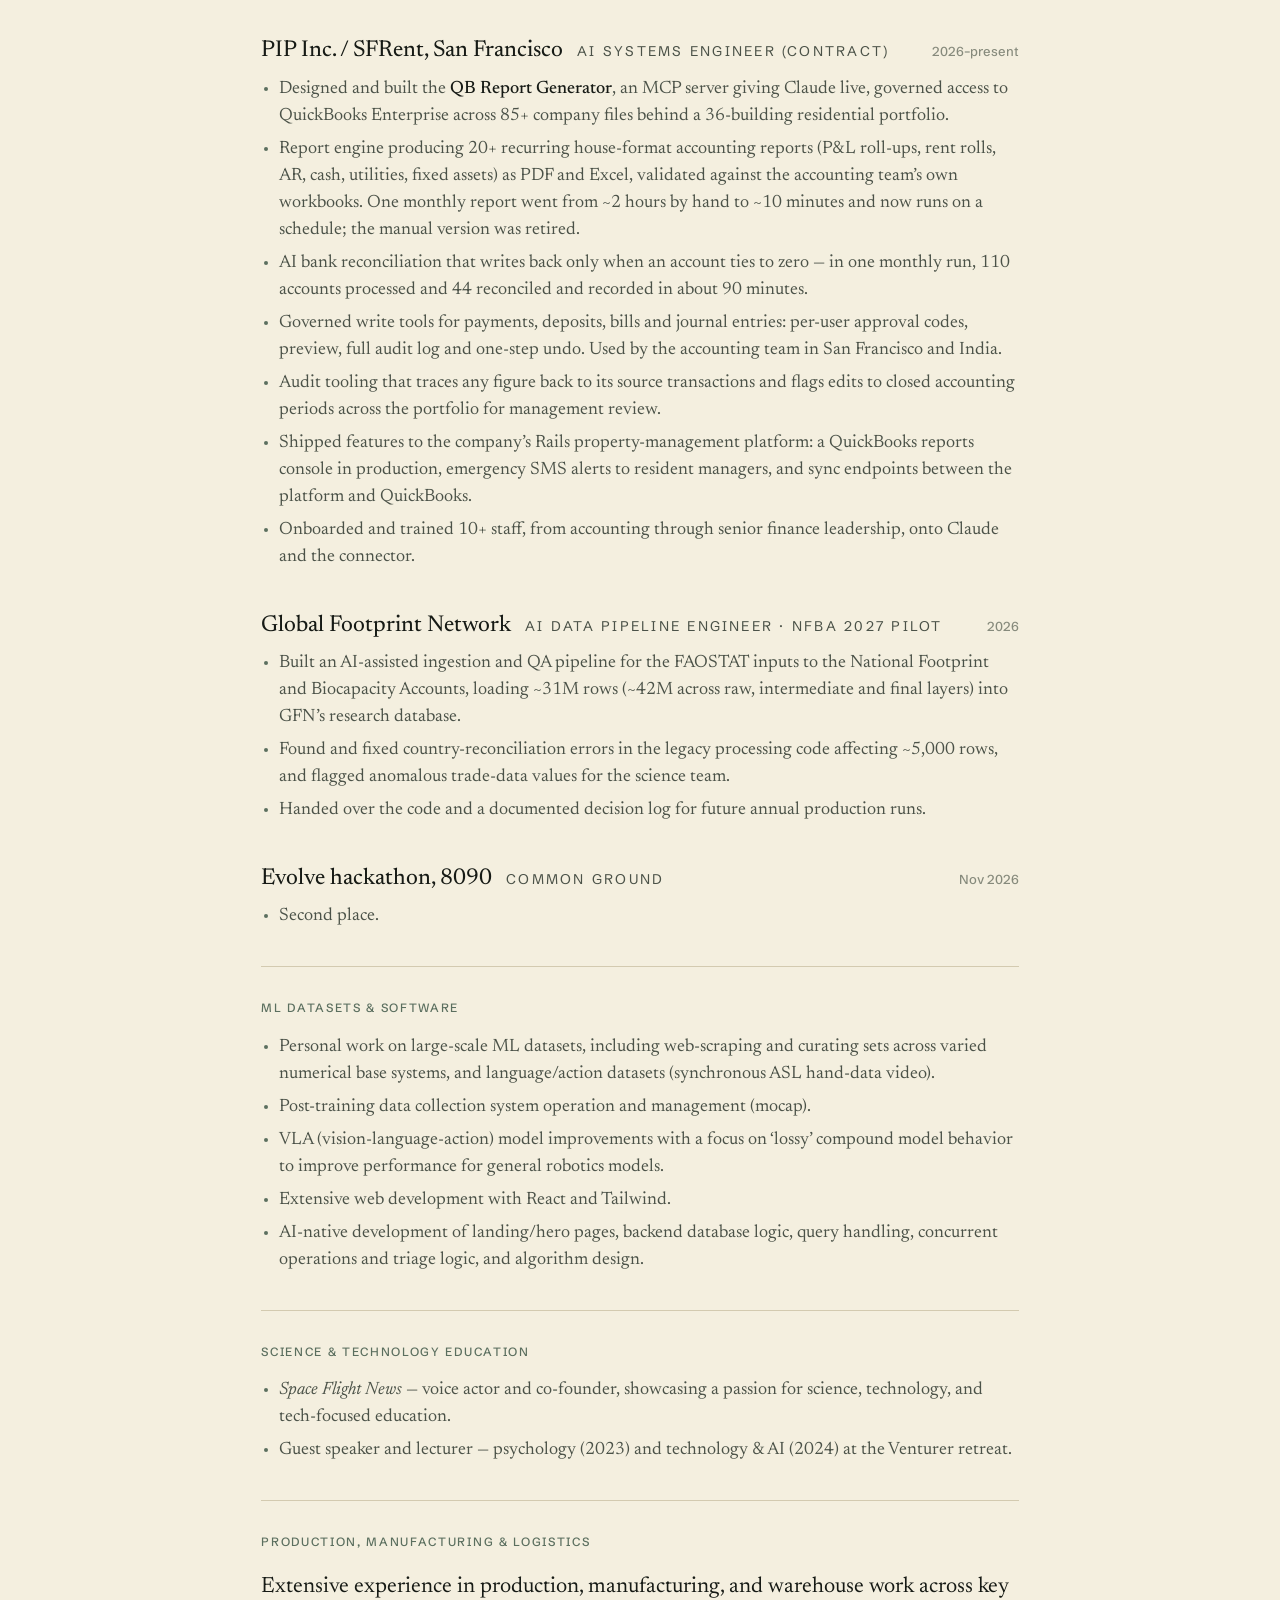
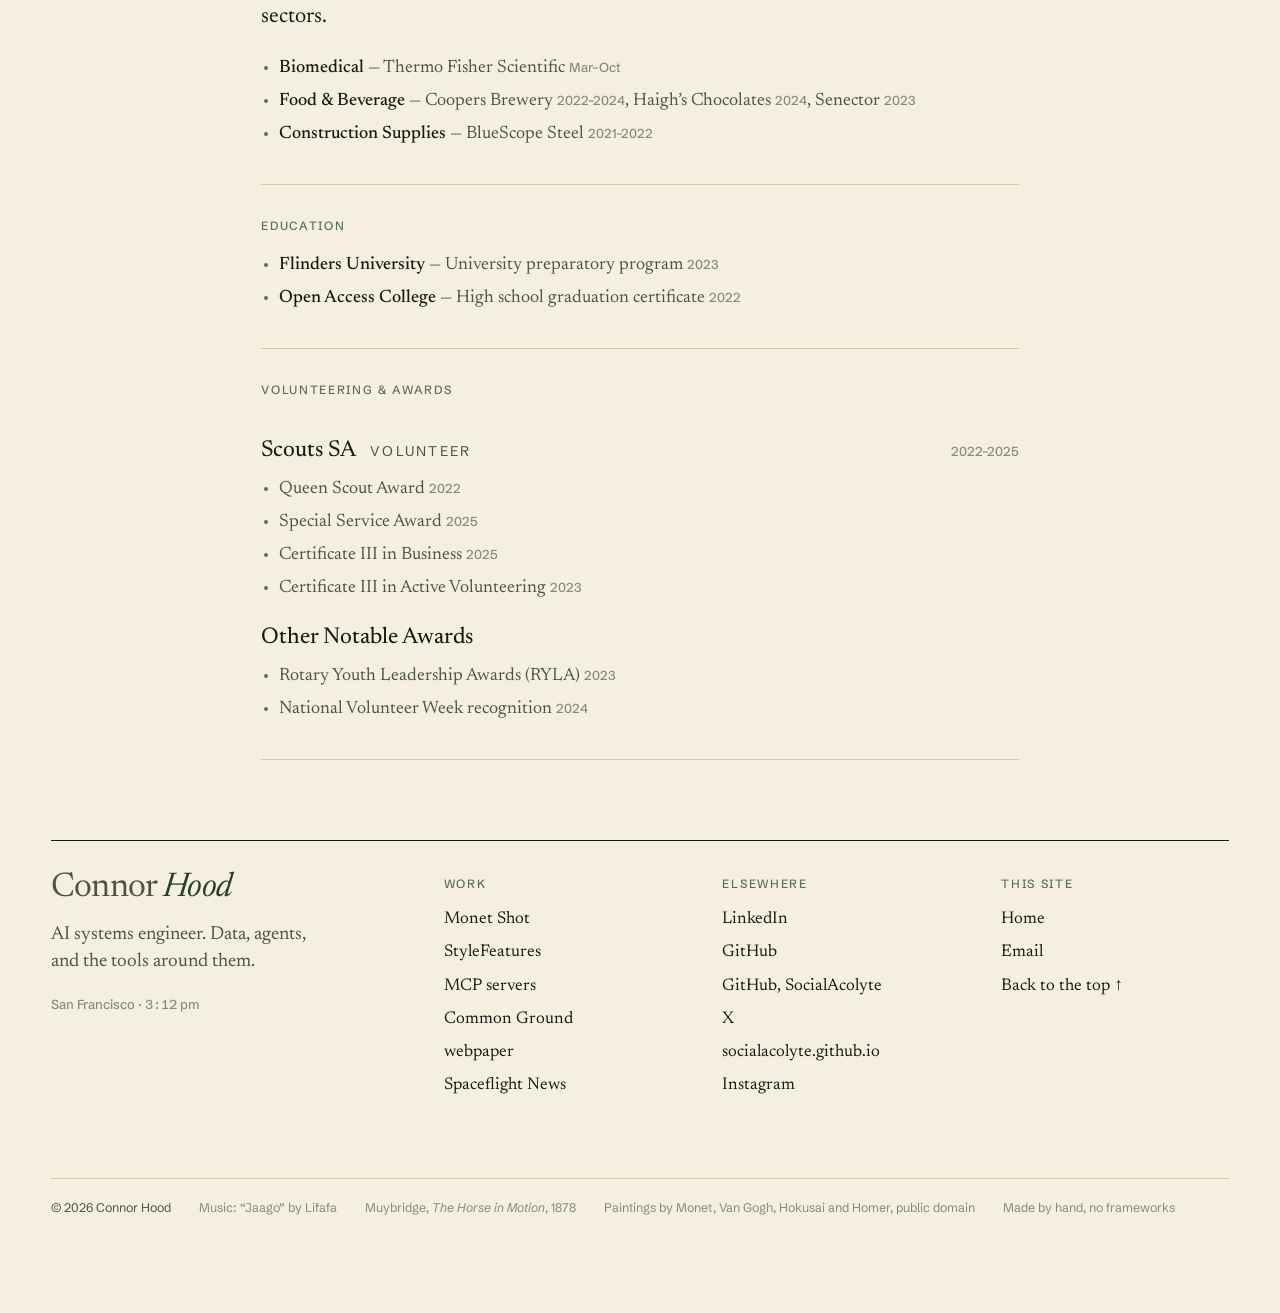
<file: cv.html>
<!DOCTYPE html>
<html lang="en">
<head>
    <meta charset="UTF-8">
    <meta name="viewport" content="width=device-width, initial-scale=1.0">
    <title>Connor Hood — CV</title>
    <meta name="description" content="CV of Connor Hood, AI systems engineer: agentic automation on live financial and scientific data, ML datasets and software.">
    <meta name="theme-color" content="#f4efdf">
    <link rel="canonical" href="https://42connor.github.io/cv.html">
    <link rel="icon" href="favicon.svg" type="image/svg+xml">
    <link rel="preconnect" href="https://fonts.googleapis.com">
    <link rel="preconnect" href="https://fonts.gstatic.com" crossorigin>
    <link rel="stylesheet" href="https://fonts.googleapis.com/css2?family=Newsreader:ital,opsz,wght@0,6..72,300..600;1,6..72,300..500&family=Schibsted+Grotesk:wght@400;500;600&display=swap">
    <link rel="stylesheet" href="site.css">
</head>
<body class="cv" id="top">
<a class="skip" href="#cv">Skip to the CV</a>
<!-- The bar: always there. Dark over the films and paintings, light on paper -->
<header class="nav" data-tone="light">
    <a class="nav-mark" href="./" aria-label="Connor Hood, home">Connor <em>Hood</em></a>
    <nav class="nav-links" aria-label="Sections">
        <a href="./#monet-shot">Monet Shot</a>
        <a href="./#stylefeatures">StyleFeatures</a>
        <a href="./#work">Work</a>
        <a href="./#evolve">Evolve</a>
        <a href="./#motion-capture">Motion capture</a>
        <a href="./#contact">Contact</a>
    </nav>
    <div class="nav-end">
        <button class="nav-cv" type="button" onclick="print()">Print / PDF</button>
        <a class="nav-cta" href="mailto:42connor@gmail.com">Email me</a>
        <button class="nav-menu" type="button" aria-expanded="false" aria-controls="menu"><span>Menu</span><i aria-hidden="true"></i></button>
    </div>
    <i class="nav-progress" aria-hidden="true"></i>
</header>

<!-- Phones: the menu is a page of its own -->
<div class="menu" id="menu" aria-label="Menu">
    <nav class="menu-links" aria-label="Sections">
        <a href="./#monet-shot">Monet Shot</a>
        <a href="./#stylefeatures">StyleFeatures</a>
        <a href="./#work">Work</a>
        <a href="./#evolve">Evolve</a>
        <a href="./#motion-capture">Motion capture</a>
        <a href="./#contact">Contact</a>
    </nav>
    <p class="menu-small">
        <a href="cv.html">CV</a>
        <a href="mailto:42connor@gmail.com">Email</a>
        <a href="https://www.linkedin.com/in/connor-m-hood/" target="_blank" rel="noopener">LinkedIn</a>
        <a href="https://github.com/42connor" target="_blank" rel="noopener">GitHub</a>
        <a href="https://x.com/SocialAcolyte" target="_blank" rel="noopener">X</a>
    </p>
</div>


<main class="cv-main" id="cv">
    <header class="cv-head">
        <img class="cv-avatar" src="img/pfp.webp" alt="" width="84" height="84">
        <h1>Connor <em>Hood</em></h1>
        <p class="label">AI Systems Engineer &middot; Agentic Automation &middot; ML Datasets</p>
        <p class="cv-contact"><a href="mailto:42connor@gmail.com">42connor@gmail.com</a> <a href="https://www.linkedin.com/in/connor-m-hood/">linkedin.com/in/connor-m-hood</a> <a href="https://github.com/42connor">github.com/42connor</a> <a href="https://x.com/SocialAcolyte">x.com/SocialAcolyte</a> <a href="https://socialacolyte.github.io/">socialacolyte.github.io</a></p>
    </header>
        <section>
            <h2>Objective</h2>
            <p class="note">
                Building <strong>agentic AI systems</strong> that do real work on live data &mdash;
                <strong>financial operations</strong>, <strong>scientific datasets</strong> and, next,
                <strong>robotics</strong> &mdash; with the production-floor habit of making every result
                repeatable and checkable.
            </p>
        </section>
        <section>
            <h2>In Practice</h2>
            <p>I build the systems that sit between messy real-world data and the models that have to
                work inside it &mdash; a connector that lets Claude read, reconcile and write the books of
                a whole property portfolio, a pipeline that turns tens of millions of rows of world
                agricultural data into national footprint accounts, and datasets that teach a machine to
                read hands moving. The production floor taught me what tolerance and repeatability
                actually mean, and the rule carries over: an AI system has to be right about the world,
                not just fluent about it.</p>
        </section>
        <section>
            <h2>Products</h2>
            <h3><a href="https://monetshot.pages.dev/">Monet Shot</a> <span class="role">macOS screen recorder &middot; Swift &middot; open source</span> <span class="year">2026</span></h3>
            <ul>
                <li>Menu-bar recorder that logs every click, zooms on them after the fact, draws its own smooth cursor and frames each take on a painting; blur and crop for anything private. Shipped on Homebrew (<code>brew install --cask monet-shot</code>).</li>
            </ul>
            <h3>MCP servers <span class="role">MCP developer &middot; dozens built</span> <span class="year">2025&ndash;present</span></h3>
            <ul>
                <li>Servers that give Claude governed access to real systems: QuickBooks Enterprise for a 36-building portfolio (below), a health hub, voxel modelling, mail and messaging, Factorio and more.</li>
            </ul>
            <h3><a href="https://socialacolyte.github.io/stylefeatures/">StyleFeatures</a> <span class="role">Library of living web components</span> <span class="year">2026</span></h3>
            <ul>
                <li>88 interactive pieces drawn from paintings, plates, water, cloth and stone, plus 18 demo sites and 10 personal sites built from them. Plain ES modules, no build step; every piece downloads as a folder.</li>
            </ul>
        </section>
        <section>
            <h2>AI Systems Engineering</h2>
            <h3>PIP Inc. / SFRent, San Francisco <span class="role">AI Systems Engineer (contract)</span> <span class="year">2026&ndash;present</span></h3>
            <ul>
                <li>Designed and built the <strong>QB Report Generator</strong>, an MCP server giving Claude live, governed access to QuickBooks Enterprise across 85+ company files behind a 36-building residential portfolio.</li>
                <li>Report engine producing 20+ recurring house-format accounting reports (P&amp;L roll-ups, rent rolls, AR, cash, utilities, fixed assets) as PDF and Excel, validated against the accounting team&rsquo;s own workbooks. One monthly report went from ~2 hours by hand to ~10 minutes and now runs on a schedule; the manual version was retired.</li>
                <li>AI bank reconciliation that writes back only when an account ties to zero &mdash; in one monthly run, 110 accounts processed and 44 reconciled and recorded in about 90 minutes.</li>
                <li>Governed write tools for payments, deposits, bills and journal entries: per-user approval codes, preview, full audit log and one-step undo. Used by the accounting team in San Francisco and India.</li>
                <li>Audit tooling that traces any figure back to its source transactions and flags edits to closed accounting periods across the portfolio for management review.</li>
                <li>Shipped features to the company&rsquo;s Rails property-management platform: a QuickBooks reports console in production, emergency SMS alerts to resident managers, and sync endpoints between the platform and QuickBooks.</li>
                <li>Onboarded and trained 10+ staff, from accounting through senior finance leadership, onto Claude and the connector.</li>
            </ul>
            <h3>Global Footprint Network <span class="role">AI Data Pipeline Engineer &middot; NFBA 2027 pilot</span> <span class="year">2026</span></h3>
            <ul>
                <li>Built an AI-assisted ingestion and QA pipeline for the FAOSTAT inputs to the National Footprint and Biocapacity Accounts, loading ~31M rows (~42M across raw, intermediate and final layers) into GFN&rsquo;s research database.</li>
                <li>Found and fixed country-reconciliation errors in the legacy processing code affecting ~5,000 rows, and flagged anomalous trade-data values for the science team.</li>
                <li>Handed over the code and a documented decision log for future annual production runs.</li>
            </ul>
            <h3>Evolve hackathon, 8090 <span class="role">Common Ground</span> <span class="year">Nov 2026</span></h3>
            <ul>
                <li>Second place.</li>
            </ul>
        </section>

        

        <section>
            <h2>ML Datasets &amp; Software</h2>
            <ul>
                <li>Personal work on large-scale ML datasets, including web-scraping and curating sets across varied numerical base systems, and language/action datasets (synchronous ASL hand-data video).</li>
                <li>Post-training data collection system operation and management (mocap).</li>
                <li>VLA (vision-language-action) model improvements with a focus on &lsquo;lossy&rsquo; compound model behavior to improve performance for general robotics models.</li>
                <li>Extensive web development with React and Tailwind.</li>
                <li>AI-native development of landing/hero pages, backend database logic, query handling, concurrent operations and triage logic, and algorithm design.</li>
            </ul>
        </section>

        

        <section>
            <h2>Science &amp; Technology Education</h2>
            <ul>
                <li><em>Space Flight News</em> &mdash; voice actor and co-founder, showcasing a passion for science, technology, and tech-focused education.</li>
                <li>Guest speaker and lecturer &mdash; psychology (2023) and technology &amp; AI (2024) at the Venturer retreat.</li>
            </ul>
        </section>

        

        <section>
            <h2>Production, Manufacturing &amp; Logistics <span class="role">Various sectors</span></h2>
            <p class="note">Extensive experience in production, manufacturing, and warehouse work across key sectors.</p>
            <ul>
                <li><strong>Biomedical</strong> &mdash; Thermo Fisher Scientific <span class="year">Mar–Oct</span></li>
                <li><strong>Food &amp; Beverage</strong> &mdash; Coopers Brewery <span class="year">2022–2024</span>, Haigh&rsquo;s Chocolates <span class="year">2024</span>, Senector <span class="year">2023</span></li>
                <li><strong>Construction Supplies</strong> &mdash; BlueScope Steel <span class="year">2021–2022</span></li>
            </ul>
        </section>

        

        <section>
            <h2>Education</h2>
            <ul>
                <li><strong>Flinders University</strong> &mdash; University preparatory program <span class="year">2023</span></li>
                <li><strong>Open Access College</strong> &mdash; High school graduation certificate <span class="year">2022</span></li>
            </ul>
        </section>

        

        <section>
            <h2>Volunteering &amp; Awards</h2>
            <h3>Scouts SA <span class="role">Volunteer</span> <span class="year">2022–2025</span></h3>
            <ul>
                <li>Queen Scout Award <span class="year">2022</span></li>
                <li>Special Service Award <span class="year">2025</span></li>
                <li>Certificate III in Business <span class="year">2025</span></li>
                <li>Certificate III in Active Volunteering <span class="year">2023</span></li>
            </ul>
            <h3>Other Notable Awards</h3>
            <ul>
                <li>Rotary Youth Leadership Awards (RYLA) <span class="year">2023</span></li>
                <li>National Volunteer Week recognition <span class="year">2024</span></li>
            </ul>
        </section>

</main>
<footer class="close cv-foot">
    <div class="foot">
        <div class="foot-id">
            <p class="foot-mark">Connor <em>Hood</em></p>
            <p class="foot-about">AI systems engineer. Data, agents, and the tools around them.</p>
            <p class="foot-clock">San Francisco &middot; <time id="sf-time">&nbsp;</time></p>
        </div>
        <nav class="foot-col" aria-label="Work">
            <h3>Work</h3>
            <a href="https://monetshot.pages.dev/" target="_blank" rel="noopener">Monet Shot</a>
            <a href="https://socialacolyte.github.io/stylefeatures/" target="_blank" rel="noopener">StyleFeatures</a>
            <a href="./#work">MCP servers</a>
            <a href="https://common-ground-theta.vercel.app/" target="_blank" rel="noopener">Common Ground</a>
            <a href="https://socialacolyte.github.io/webpaper.html" target="_blank" rel="noopener">webpaper</a>
            <a href="https://www.youtube.com/@spaceflight_news" target="_blank" rel="noopener">Spaceflight News</a>
        </nav>
        <nav class="foot-col" aria-label="Elsewhere">
            <h3>Elsewhere</h3>
            <a href="https://www.linkedin.com/in/connor-m-hood/" target="_blank" rel="noopener">LinkedIn</a>
            <a href="https://github.com/42connor" target="_blank" rel="noopener">GitHub</a>
            <a href="https://github.com/SocialAcolyte" target="_blank" rel="noopener">GitHub, SocialAcolyte</a>
            <a href="https://x.com/SocialAcolyte" target="_blank" rel="noopener">X</a>
            <a href="https://socialacolyte.github.io/" target="_blank" rel="noopener">socialacolyte.github.io</a>
            <a href="https://www.instagram.com/spaceflight_news/" target="_blank" rel="noopener">Instagram</a>
        </nav>
        <nav class="foot-col" aria-label="This site">
            <h3>This site</h3>
            <a href="./">Home</a>
            <a href="mailto:42connor@gmail.com">Email</a>
                        <a href="#top">Back to the top &uarr;</a>
        </nav>
    </div>

    <div class="foot-base">
        <span>&copy; 2026 Connor Hood</span>
        <span>Music: &ldquo;Jaago&rdquo; by Lifafa</span>
        <span>Muybridge, <i>The Horse in Motion</i>, 1878</span>
        <span>Paintings by Monet, Van Gogh, Hokusai and Homer, public domain</span>
        <span>Made by hand, no frameworks</span>
    </div>
</footer>
<script src="nav.js" defer></script>
</body>
</html>
</file>
<file: style.css>
/* Variant 2 — One painting.
   The whole site is a Monet Shot take: one painting fixed behind everything,
   every piece of work a window floating on it. */

:root {
  --light: #fbf5ec;
  --soft: rgba(251, 245, 236, .76);
  --faint: rgba(251, 245, 236, .5);
  --glass: rgba(16, 18, 24, .38);
  --glass-line: rgba(255, 255, 255, .14);
  --serif: "Libre Caslon Display", "Iowan Old Style", Georgia, serif;
  --sans: "Hanken Grotesk", system-ui, -apple-system, sans-serif;
  --r: clamp(8px, .95vw, 14px);
  --ease: cubic-bezier(.2, .7, .1, 1);
  --gut: clamp(16px, 4vw, 64px);
  color-scheme: dark;
}

* { box-sizing: border-box; }
html { -webkit-text-size-adjust: 100%; scroll-padding-top: 72px; overflow-x: clip; }
body {
  margin: 0; min-height: 100vh; overflow-x: clip;
  background: #2c3a3a; color: var(--light);
  font: 400 15px/1.5 var(--sans);
  -webkit-font-smoothing: antialiased;
}
img, video { display: block; width: 100%; height: auto; }
a { color: inherit; }
button { font: inherit; color: inherit; background: none; border: 0; padding: 0; cursor: pointer; }
code { font: inherit; }
figure { margin: 0; }
h1, h2, h3, p, ul { margin: 0; }
ul { padding: 0; list-style: none; }
:focus-visible { outline: 1.5px solid var(--light); outline-offset: 3px; border-radius: 4px; }

/* ---------- The painting ---------- */
.canvas { position: fixed; inset: 0 0 auto 0; height: 100lvh; z-index: -1; overflow: hidden; background: #2c3a3a; }
.paint {
  position: absolute; inset: -2%;
  background: center / cover no-repeat;
  opacity: 0; transition: opacity 2.4s ease;
  filter: brightness(var(--b, .85)) saturate(1.04);
  animation: drift 90s ease-in-out infinite alternate;
  animation-play-state: paused;
  will-change: opacity, transform;
}
.paint.is-on { opacity: 1; animation-play-state: running; }
.paint:nth-child(1) { --b: .8; background-position: 50% 40%; --dx: -1.4%; --dy: -1.8%; }
.paint:nth-child(2) { --b: .74; background-position: 50% 50%; --dx: 1.6%;  --dy: -1%; }
.paint:nth-child(3) { --b: .95; background-position: 50% 32%; --dx: -1.2%; --dy: 1.2%; }
.paint:nth-child(4) { --b: .72; background-position: 32% 50%; --dx: 1.8%;  --dy: 1%; }
.paint:nth-child(5) { --b: .76; background-position: 50% 62%; --dx: -1.6%; --dy: -1.2%; }
.paint:nth-child(6) { --b: .78; background-position: 50% 50%; --dx: 1.2%;  --dy: -1.6%; }
@keyframes drift {
  from { transform: scale(1.04) translate3d(0, 0, 0); }
  to   { transform: scale(1.14) translate3d(var(--dx), var(--dy), 0); }
}
.shade {
  position: absolute; inset: 0;
  background:
    linear-gradient(to bottom, rgba(8, 10, 16, .34), rgba(8, 10, 16, 0) 22%, rgba(8, 10, 16, 0) 66%, rgba(8, 10, 16, .3)),
    radial-gradient(120% 90% at 50% 50%, transparent 55%, rgba(8, 10, 16, .28));
}
/* the opening: the painting settles in */
.js .canvas { animation: settle 3.2s var(--ease) both; }
@keyframes settle { from { opacity: 0; transform: scale(1.06); } to { opacity: 1; transform: none; } }

.credit {
  position: fixed; left: var(--gut); bottom: 18px; z-index: 0;
  transition: opacity .8s ease;
  font: 400 11.5px/1.3 var(--sans); letter-spacing: .02em; color: var(--soft);
  text-shadow: 0 1px 2px rgba(0, 0, 0, .55);
  pointer-events: none;
}
.credit-text { display: inline-block; transition: opacity .9s ease; }
.credit.is-swap .credit-text { opacity: 0; }
.credit.is-gone { opacity: 0; }
main, .foot { position: relative; z-index: 1; }

/* ---------- Nav: glass over the painting ---------- */
.nav {
  position: fixed; z-index: 40; top: 12px; left: 50%; transform: translateX(-50%);
  width: min(1180px, calc(100% - 24px));
  display: flex; align-items: center; gap: 28px;
  padding: 10px 12px 10px 20px; border-radius: 999px;
  background: var(--glass);
  -webkit-backdrop-filter: blur(22px) saturate(1.5); backdrop-filter: blur(22px) saturate(1.5);
  box-shadow: inset 0 0 0 1px var(--glass-line), 0 10px 30px -12px rgba(0, 0, 0, .35);
  font: 500 14px/1 var(--sans); letter-spacing: .01em;
}
.nav a { text-decoration: none; color: var(--light); }
.nav-name { font: 400 19px/1 var(--serif); letter-spacing: .005em; margin-right: auto; white-space: nowrap; }
.nav-links, .nav-end { display: flex; gap: 4px; }
.nav-links a, .nav-end a { padding: 8px 12px; border-radius: 999px; color: var(--soft); transition: color .3s, background .3s; }
.nav-links a:hover, .nav-end a:hover, .nav-links a.is-here { color: var(--light); background: rgba(255, 255, 255, .1); }
.nav-end { padding-left: 14px; border-left: 1px solid var(--glass-line); }
.nav-end a { color: var(--light); }
.nav-menu { display: none; padding: 8px 14px; border-radius: 999px; background: rgba(255, 255, 255, .1); }

.menu {
  position: fixed; inset: 0; z-index: 30;
  display: grid; align-items: end;
  padding: 96px var(--gut) 48px;
  background: rgba(12, 14, 20, .5);
  -webkit-backdrop-filter: blur(30px) saturate(1.3); backdrop-filter: blur(30px) saturate(1.3);
}
.menu[hidden] { display: none; }
.menu nav { display: grid; gap: 2px; }
.menu a { font: 400 clamp(40px, 11vw, 64px)/1.12 var(--serif); text-decoration: none; }
.menu a:nth-child(n+6) { font: 500 17px/2.2 var(--sans); color: var(--soft); }
.menu a:nth-child(6) { margin-top: 24px; }
html.menu-open { overflow: hidden; }

@media (max-width: 959px) {
  .nav { gap: 12px; padding: 8px 8px 8px 18px; }
  .nav-links, .nav-end { display: none; }
  .nav-menu { display: block; }
}

/* ---------- Windows ---------- */
.win {
  position: relative; overflow: hidden; border-radius: var(--r);
  background: #1b1f24;
  box-shadow:
    0 1px 2px rgba(0, 0, 0, .14),
    0 8px 18px -6px rgba(0, 0, 0, .28),
    0 36px 72px -18px rgba(0, 0, 0, .5),
    0 70px 140px -40px rgba(0, 0, 0, .35);
}
.win::after { content: ""; position: absolute; inset: 0; border-radius: inherit; pointer-events: none; box-shadow: inset 0 0 0 1px rgba(255, 255, 255, .09); }

/* labels sit on the painting in light type, in a soft pool of shade */
.label { position: relative; isolation: isolate; margin-top: 22px; max-width: 46ch; text-shadow: 0 1px 2px rgba(0, 0, 0, .5), 0 0 22px rgba(0, 0, 0, .3); }
.label::before {
  content: ""; position: absolute; z-index: -1; inset: -34px -70px -38px -60px; pointer-events: none;
  background: radial-gradient(closest-side, rgba(6, 8, 14, .52), rgba(6, 8, 14, .24) 62%, transparent);
}
.l-head { display: flex; flex-wrap: wrap; align-items: baseline; gap: 4px 0; font: 400 13px/1.4 var(--sans); letter-spacing: .03em; color: var(--soft); }
.l-head b { font: 400 22px/1.15 var(--serif); letter-spacing: 0; color: var(--light); margin-right: 14px; }
.l-head span + span::before { content: "·"; margin: 0 .55em; opacity: .7; }
.l-line { margin-top: 6px; font-size: 15px; line-height: 1.5; color: var(--light); }
.l-links { margin-top: 10px; display: flex; flex-wrap: wrap; gap: 6px 18px; align-items: baseline; font: 500 13.5px/1.4 var(--sans); }
.l-links a, .copy { text-decoration: underline; text-decoration-thickness: 1px; text-underline-offset: 4px; text-decoration-color: rgba(251, 245, 236, .45); transition: text-decoration-color .3s; }
.l-links a:hover, .copy:hover { text-decoration-color: var(--light); }
.copy { color: var(--soft); text-decoration-style: dotted; }
.copy.is-done code::after { content: "  Copied"; color: var(--light); }

/* reveal: windows come up through the paint */
.js .reveal { opacity: 0; transform: translate3d(0, 56px, 0) scale(.985); transition: opacity 1.3s ease, transform 1.8s var(--ease); }
.js .reveal.in { opacity: 1; transform: none; }

/* ---------- 1. Opening ---------- */
.open { position: relative; height: 250vh; }
.stage {
  position: sticky; top: 0; height: 100vh; height: 100svh;
  display: grid; place-items: center; overflow: hidden;
}
.name {
  position: absolute; left: 0; right: 0; top: 17vh; top: 17svh;
  text-align: center;
  font: 400 clamp(54px, 9.6vw, 158px)/.95 var(--serif); letter-spacing: -.012em;
  color: var(--light);
  text-shadow: 0 2px 30px rgba(40, 20, 20, .25);
  opacity: var(--name-o, 1); transform: translate3d(0, var(--name-y, 0), 0);
}
.js .name { animation: name-in 2.6s .5s var(--ease) both; }
@keyframes name-in { from { opacity: 0; filter: blur(8px); transform: translate3d(0, 18px, 0); } }
.role { display: block; margin-top: clamp(14px, 1.6vw, 24px); font: 500 clamp(11px, 1vw, 13px)/1.4 var(--sans); letter-spacing: .2em; text-transform: uppercase; color: var(--soft); }

.piece-hero { width: min(62vw, 980px, calc((100svh - 260px) * 1.6)); position: relative; z-index: 2; }
.rise {
  --pad: 120px;
  padding: var(--pad); margin: calc(var(--pad) * -1);
  transform-origin: 50% var(--pad);
  will-change: transform;
}
.js .rise.is-masked {
  -webkit-mask-image: linear-gradient(to bottom, #000 calc(var(--m, 0px) - 70px), transparent var(--m, 0px));
          mask-image: linear-gradient(to bottom, #000 calc(var(--m, 0px) - 70px), transparent var(--m, 0px));
}
.piece-hero .label { opacity: var(--lab-o, 1); transform: translate3d(0, calc((1 - var(--lab-o, 1)) * 14px), 0); }
.anchor { position: absolute; bottom: 0; height: 100vh; left: 0; width: 1px; pointer-events: none; }

/* ---------- sections ---------- */
.part { position: relative; padding: 26vh var(--gut) 10vh; }
.sec {
  font: 400 clamp(46px, 7.4vw, 120px)/1 var(--serif); letter-spacing: -.01em;
  text-shadow: 0 2px 30px rgba(0, 0, 0, .3);
  max-width: 1320px; margin: 0 auto 9vh;
}

/* 2. StyleFeatures */
.part-work { padding-top: 34vh; }
.piece-monet { margin-bottom: 30vh; }
.piece-film { width: min(78vw, 1180px); margin: 0 auto; }
.win-film { background: #3a4048; }
.win-film video { aspect-ratio: 16 / 9; object-fit: contain; cursor: pointer; }
.film-row { display: flex; justify-content: space-between; align-items: flex-start; gap: 24px; }
.film-play {
  margin-top: 22px; flex: none;
  display: inline-flex; align-items: center; gap: 10px;
  padding: 11px 18px 11px 14px; border-radius: 999px;
  background: rgba(16, 18, 24, .38);
  -webkit-backdrop-filter: blur(16px); backdrop-filter: blur(16px);
  box-shadow: inset 0 0 0 1px var(--glass-line);
  font: 500 14px/1 var(--sans); color: var(--light);
  transition: background .3s;
}
.film-play:hover { background: rgba(16, 18, 24, .55); }
.film-play::before { content: ""; width: 0; height: 0; border-left: 9px solid currentColor; border-top: 5.5px solid transparent; border-bottom: 5.5px solid transparent; }
.film-play[aria-pressed="true"]::before { width: 9px; height: 10px; border: 0; background: linear-gradient(90deg, currentColor 3px, transparent 3px 6px, currentColor 6px); }

.pond { position: relative; max-width: 1280px; height: 192vh; margin: 24vh auto 0; }
.pad { position: absolute; left: var(--x); top: var(--y); width: var(--w); }
.pad .win { transform: translate3d(0, var(--py, 0px), 0); aspect-ratio: var(--a, 8 / 5); }
.pad .win img { width: 100%; height: 100%; object-fit: cover; }
.pad figcaption { margin-top: 12px; font: 500 12.5px/1.3 var(--sans); letter-spacing: .03em; color: var(--soft); text-shadow: 0 1px 2px rgba(0, 0, 0, .6), 0 0 14px rgba(0, 0, 0, .4); transform: translate3d(0, var(--py, 0px), 0); }

/* ---------- The work, running ----------
   Live windows hold the real thing in an iframe; the still lies under it until it runs. */
.win-live, .win-site { cursor: pointer; }
.win-live iframe, .win-site iframe {
  position: absolute; left: 0; top: 0; border: 0; display: block;
  opacity: 0; transition: opacity 1s ease;
}
.win-live iframe { width: 100%; height: 100%; }
.win.is-live iframe { opacity: 1; }
.win.is-off iframe { visibility: hidden; }
/* the site is drawn at desktop width and scaled into its window (--s from main.js) */
.win-site { aspect-ratio: 4 / 3; }
.win-site img { width: 100%; height: 100%; object-fit: cover; }
.win-site iframe { width: 1280px; height: 960px; transform: scale(var(--s, .4)); transform-origin: 0 0; }
@media (pointer: coarse) { .win-site:not(.is-awake) iframe { pointer-events: none; } }
.win-take video { aspect-ratio: 16 / 9; object-fit: cover; }
/* "Live", plain, in the label row */
.live { font: 500 10.5px/1 var(--sans); letter-spacing: .18em; text-transform: uppercase; color: var(--soft); }
.pad .live { margin-left: 12px; }
/* the Monet Shot cursor's one tap on a piece */
.tap { position: absolute; left: 0; top: 0; z-index: 3; pointer-events: none; transform: translate3d(110%, 0, 0); }
.tap svg { display: block; filter: drop-shadow(0 4px 8px rgba(0, 0, 0, .35)); transform-origin: 6px 3px; transition: transform .14s ease; }
.tap i { position: absolute; left: 6px; top: 3px; width: 52px; height: 52px; margin: -26px 0 0 -26px; border-radius: 50%; border: 2px solid rgba(255, 255, 255, .9); opacity: 0; }
.tap.is-click svg { animation: tap-press .3s ease; }
.tap.is-click i { animation: hx-ripple-local .7s cubic-bezier(.2, .7, .1, 1); }
@keyframes tap-press { 40% { transform: scale(.82); } }
@keyframes hx-ripple-local { from { opacity: 1; transform: scale(.3); } to { opacity: 0; transform: scale(1.4); } }

/* 3. Evolve */
.part-evolve { padding-top: 34vh; }
.piece-wide { width: min(86vw, 1320px); margin: 0 auto; }
.pair { position: relative; max-width: 1320px; margin: 22vh auto 0; display: grid; grid-template-columns: 1.55fr 1fr; gap: 7vw; align-items: start; }
.piece-cg { margin-top: 26vh; }

/* 4. Systems */
.part-systems { padding-top: 34vh; }
.pair-sys { margin-top: 0; grid-template-columns: 1fr 1fr; gap: 9vw; }
.piece-mcp { width: 92%; }
.piece-gfn { margin-top: 30vh; width: 86%; justify-self: end; }

/* 5. Studio */
.part-studio { padding-top: 34vh; }
.piece-clips { max-width: 1320px; margin: 0 auto; }
.clips { display: grid; grid-template-columns: 1.15fr .95fr 1.15fr .8fr; gap: 3vw; align-items: start; }
.clip video { aspect-ratio: 9 / 16; object-fit: cover; }
.clips .clip:nth-child(2) { margin-top: 14vh; }
.clips .clip:nth-child(3) { margin-top: 5vh; }
.clips .clip:nth-child(4) { margin-top: 24vh; }
.piece-hand { width: min(24vw, 340px); margin: 22vh 0 0 max(8vw, calc((100% - 1320px) / 2 + 6vw)); }
.piece-demo { width: min(24vw, 340px); margin: 20vh max(8vw, calc((100% - 1320px) / 2 + 6vw)) 0 auto; }

/* 6. More */
.part-more { padding-top: 34vh; padding-bottom: 22vh; }
.trio { max-width: 1320px; margin: 0 auto; display: grid; grid-template-columns: repeat(3, 1fr); gap: 4vw; align-items: start; }
.trio .piece:nth-child(2) { margin-top: 12vh; }
.trio .piece:nth-child(3) { margin-top: 4vh; }
.trio .win img { aspect-ratio: 4 / 3; object-fit: cover; }

/* ---------- Footer on the last painting, soft dark scrim ---------- */
.foot {
  position: relative; padding: 30vh var(--gut) 92px;
  background: linear-gradient(to bottom, rgba(10, 10, 14, 0), rgba(10, 10, 14, .52) 24%, rgba(10, 10, 14, .7));
  font-size: 14px;
}
.foot-in { max-width: 1320px; margin: 0 auto; }
.foot a { text-decoration: none; }
.foot a:hover { text-decoration: underline; text-underline-offset: 4px; text-decoration-thickness: 1px; }
.foot-me { display: flex; align-items: center; gap: clamp(20px, 3vw, 40px); }
.win-me { width: clamp(88px, 9vw, 124px); flex: none; border-radius: 10px; }
.win-me img { aspect-ratio: 1; object-fit: cover; }
.foot-name { font: 400 clamp(36px, 5vw, 72px)/1 var(--serif); letter-spacing: -.01em; }
.foot-role { margin-top: 10px; color: var(--soft); }
.foot-mail { display: inline-block; margin-top: 14px; font: 400 clamp(20px, 2vw, 26px)/1.2 var(--serif); text-decoration: underline !important; text-underline-offset: 6px; text-decoration-thickness: 1px; text-decoration-color: rgba(251, 245, 236, .4); }

.foot h3 { font: 500 11.5px/1 var(--sans); letter-spacing: .16em; text-transform: uppercase; color: var(--faint); margin-bottom: 16px; }
.foot li { padding: 3px 0; }
.foot li span { color: var(--faint); margin-left: .4em; }
.foot-earlier { margin-top: 14vh; display: grid; grid-template-columns: repeat(2, minmax(0, 1fr)); gap: 32px 7vw; max-width: 900px; color: var(--soft); }
.foot-cols { margin-top: 9vh; padding-top: 40px; border-top: 1px solid rgba(255, 255, 255, .12); display: grid; grid-template-columns: repeat(3, minmax(0, 1fr)); gap: 32px 7vw; }
.foot-cols button { text-decoration: underline; text-underline-offset: 4px; text-decoration-thickness: 1px; text-decoration-color: rgba(251, 245, 236, .4); }
.sf-time { color: var(--soft); margin-left: .4em; font-variant-numeric: tabular-nums; }
.credits { margin-top: 64px; font-size: 12px; line-height: 1.6; color: var(--faint); max-width: 90ch; }
.credits-live { margin-top: 8px; }

/* ---------- Dock ---------- */
.dock {
  position: fixed; right: 14px; bottom: 14px; z-index: 45;
  display: flex; gap: 2px; padding: 4px; border-radius: 999px;
  background: var(--glass);
  -webkit-backdrop-filter: blur(22px) saturate(1.5); backdrop-filter: blur(22px) saturate(1.5);
  box-shadow: inset 0 0 0 1px var(--glass-line), 0 10px 30px -12px rgba(0, 0, 0, .4);
  font: 500 12.5px/1 var(--sans);
}
.dock button { display: inline-flex; align-items: center; gap: 8px; height: 32px; padding: 0 13px; border-radius: 999px; color: var(--soft); transition: background .3s, color .3s; white-space: nowrap; }
.dock button:hover { background: rgba(255, 255, 255, .1); color: var(--light); }
.dock button[aria-pressed="true"] { color: var(--light); }
#auto i { position: relative; width: 20px; height: 11px; border-radius: 99px; box-shadow: inset 0 0 0 1px rgba(255, 255, 255, .45); transition: background .3s; }
#auto i::after { content: ""; position: absolute; top: 2px; left: 2px; width: 7px; height: 7px; border-radius: 50%; background: var(--soft); transition: transform .35s var(--ease), background .3s; }
#auto[aria-pressed="true"] i { background: rgba(255, 255, 255, .28); }
#auto[aria-pressed="true"] i::after { transform: translateX(9px); background: var(--light); }
.sound-label { max-width: 16ch; overflow: hidden; text-overflow: ellipsis; }
.bars { display: inline-flex; align-items: flex-end; gap: 2px; height: 11px; }
.bars i { width: 2px; height: 3px; background: currentColor; border-radius: 1px; transition: height .3s; }
.sound[aria-pressed="true"] .bars i { animation: bar 1.1s ease-in-out infinite alternate; }
.sound[aria-pressed="true"] .bars i:nth-child(2) { animation-delay: -.4s; animation-duration: .9s; }
.sound[aria-pressed="true"] .bars i:nth-child(3) { animation-delay: -.7s; animation-duration: 1.3s; }
.sound[aria-pressed="true"] .bars i:nth-child(4) { animation-delay: -.2s; animation-duration: .8s; }
.sound.is-ducked .bars i { animation-play-state: paused; }
/* while the music plays, the bars follow its real levels (sound.js) */
.sound.is-live .bars i { animation: none; transition: height .08s linear; }
@keyframes bar { from { height: 3px; } to { height: 11px; } }

/* ---------- Phones and narrow screens ---------- */
@media (max-width: 959px) {
  .piece-hero { width: min(calc(100vw - 32px), 640px); }
  .piece-film, .piece-wide { width: 100%; }
  .film-row { flex-direction: column-reverse; gap: 0; }
  .pond { height: auto; margin-top: 16vh; display: grid; grid-template-columns: 1fr; gap: 9vh 0; }
  .pad { position: relative; left: auto; top: auto; width: 88%; }
  .pad:nth-child(even) { justify-self: end; }
  .pad:nth-child(1), .pad:nth-child(3) { width: 100%; }
  .pair, .pair-sys { grid-template-columns: 1fr; gap: 14vh; margin-top: 16vh; }
  .pair-sys { margin-top: 0; }
  .piece-cg, .piece-gfn { margin-top: 0; }
  .piece-mcp, .piece-gfn { width: 100%; }
  .clips { grid-template-columns: 1fr 1fr; gap: 16px; }
  .clips .clip:nth-child(n) { margin-top: 0; }
  .clips .clip:nth-child(even) { margin-top: 48px; }
  .piece-hand { width: 62%; margin: 16vh 0 0 auto; }
  .piece-demo { width: 62%; margin: 16vh auto 0 0; }
  .piece-monet { margin-bottom: 18vh; }
  .trio { grid-template-columns: 1fr; gap: 12vh; }
  .trio .piece:nth-child(n) { margin-top: 0; }
  .label::before { inset: -26px -30px -30px -30px; }
}
@media (max-width: 600px) {
  .part { padding-top: 22vh; }
  .l-head b { font-size: 20px; }
  .l-line { font-size: 14.5px; }
  .foot { padding-bottom: 96px; }
  .foot-me { align-items: flex-start; }
  .foot-earlier, .foot-cols { grid-template-columns: 1fr; }
  .credit { display: none; }
  .dock { right: 10px; bottom: 10px; }
}

/* ---------- Reduced motion: finished states, nothing pinned or hidden ---------- */
@media (prefers-reduced-motion: reduce) {
  .paint { animation: none; transform: scale(1.04); transition-duration: .6s; }
  .js .canvas, .js .name { animation: none; }
  .js .reveal { opacity: 1; transform: none; transition: none; }
  .open { height: auto; }
  .stage { position: relative; height: auto; display: block; padding: 0 var(--gut) 8vh; overflow: visible; }
  .name { position: relative; top: auto; padding: 22vh 0 30vh; opacity: 1; transform: none; }
  .piece-hero { margin: 0 auto; }
  .rise { transform: none !important; }
  .js .rise.is-masked { -webkit-mask-image: none; mask-image: none; }
  .piece-hero .label { opacity: 1; transform: none; }
  .anchor { bottom: auto; top: 60vh; height: 1px; }
  .pad .win, .pad figcaption { transform: none; }
  .sound[aria-pressed="true"] .bars i { animation: none; height: 8px; }
}

/* ---------- The route: one line of ink drawn down the page (route.js).
   It sits under the windows, so it reads as a thread passing behind each one;
   it breaks around every label. ---------- */
.route { position: absolute; left: 0; top: 0; width: 100%; height: 0; pointer-events: none; }
.route-svg { position: absolute; inset: 0; width: 100%; height: 100%; overflow: visible; }
.ink-shade { fill: none; stroke: rgba(8, 10, 16, .42); stroke-width: 4; stroke-linecap: round; stroke-linejoin: round; }
.ink { fill: none; stroke: var(--light); stroke-width: 1.8; stroke-linecap: round; stroke-linejoin: round; stroke-opacity: .84; }
.sea-dots circle { fill: var(--light); opacity: 0; transition: opacity .5s ease; }
.sea-dots circle.on { opacity: .8; }
.rings circle { fill: none; stroke: var(--light); stroke-width: 1.4; opacity: 0; transition: opacity .6s ease; }
.rings circle.on { opacity: .95; }
.rings circle.is-origin { fill: var(--light); }
.pen { fill: #fffaf0; opacity: 0; transition: opacity .4s; transform-box: fill-box; transform-origin: center; }
.pen.on { opacity: 1; }

.mark {
  position: absolute; left: 0; top: 0; white-space: nowrap;
  display: flex; align-items: baseline; gap: 10px;
  font: 400 13px/1.3 var(--sans); letter-spacing: .03em; color: var(--soft);
  text-shadow: 0 1px 2px rgba(0, 0, 0, .6), 0 0 18px rgba(0, 0, 0, .45);
  opacity: 0; translate: 0 8px; transition: opacity .8s ease, translate 1s var(--ease);
}
.mark b { font: 400 22px/1.1 var(--serif); letter-spacing: 0; color: var(--light); }
.mark.on { opacity: 1; translate: 0 0; }

.swallows {
  position: absolute; left: 0; top: 0; width: clamp(140px, 17vw, 260px);
  margin: calc(clamp(140px, 17vw, 260px) * -.36) 0 0 calc(clamp(140px, 17vw, 260px) * -.5);
  opacity: 0; transition: opacity .6s ease;
  will-change: transform, opacity; visibility: hidden;
}
/* white swallows with their own transparency (media/swallows.webp): no blend mode or filter, so nothing flickers or shows its box */
.swallows img { aspect-ratio: 3 / 2; }

/* Adelaide: the first stops on the route */
.part-start { padding-bottom: 0; }
.part-start .sec { margin-bottom: 7vh; }
.stops { max-width: 1320px; margin: 0 auto; counter-reset: none; padding: 0; list-style: none; }
.stop {
  display: flex; align-items: baseline; gap: 0; min-height: 8.5vh;
  padding-left: var(--x);
  text-shadow: 0 1px 2px rgba(0, 0, 0, .55), 0 0 22px rgba(0, 0, 0, .35);
}
.tick { flex: none; position: relative; top: -.32em; width: 16px; height: 2px; margin: 0 18px 0 -8px; border-radius: 2px; background: var(--light); }
.stop b { font: 400 clamp(21px, 1.9vw, 27px)/1.2 var(--serif); color: var(--light); }
.stop span { margin-left: 14px; font: 400 13px/1 var(--sans); letter-spacing: .03em; color: var(--soft); }
.stop.is-award .tick { width: 8px; height: 8px; margin: 0 22px 0 -4px; border-radius: 50%; background: none; box-shadow: inset 0 0 0 1.4px var(--light); top: -.15em; }
.stop.is-award b { font: 500 14.5px/1.3 var(--sans); letter-spacing: .01em; color: var(--soft); }
.js .stop { opacity: 0; translate: 0 10px; transition: opacity .9s ease, translate 1.1s var(--ease); }
.js .stop.on { opacity: 1; translate: 0 0; }
.sea { height: 64vh; }

@media (max-width: 600px) {
  .stop { min-height: 7.4vh; padding-left: calc(var(--x) * .6); }
  .stop b { font-size: 19px; }
  .stop.is-award b { font-size: 13.5px; }
  .stop span { margin-left: 10px; font-size: 12px; }
  .stop { flex-wrap: wrap; }
  .mark b { font-size: 19px; }
  .mark { gap: 8px; font-size: 12px; }
  .sea { height: 46vh; }
}
@media (prefers-reduced-motion: reduce) {
  .js .stop, .mark, .rings circle, .sea-dots circle { opacity: 1; translate: none; transition: none; }
  .swallows { opacity: .9; transition: none; }
}

/* ---------- The start (sound.js): when sound needs a click, one quiet Enter over the opening;
   a click anywhere starts the music and the site together ---------- */
.gate {
  position: fixed; inset: 0; z-index: 35; display: grid; place-items: center; padding-top: 34vh;
  background: transparent; cursor: pointer;
  opacity: 0; visibility: hidden; transition: opacity .7s ease, visibility 0s linear .7s;
}
.gate.is-on { opacity: 1; visibility: visible; transition: opacity 1s ease .2s; }
.gate span {
  display: inline-flex; align-items: center; gap: 12px;
  font: 500 15px/1 var(--sans); letter-spacing: .04em; color: var(--light);
  padding: 15px 26px 15px 22px; border-radius: 999px;
  background: rgba(16, 18, 24, .34); -webkit-backdrop-filter: blur(12px); backdrop-filter: blur(12px);
  box-shadow: inset 0 0 0 1px rgba(255, 255, 255, .24), 0 20px 50px -20px rgba(0, 0, 0, .5);
  transition: background .3s, transform .4s var(--ease);
}
.gate:hover span { background: rgba(16, 18, 24, .5); transform: translateY(-1px); }
.gate i { width: 0; height: 0; border-style: solid; border-width: 6px 0 6px 10px; border-color: transparent transparent transparent currentColor; }

/* ---------- His lines, read along: one piece of writing that lights up word by word (says.js).
   Every word starts dim; the line being read is brightest; a finished line stays, quieter. ---------- */
.piece-hero { width: min(52vw, 860px, calc((100svh - 300px) * 1.333)); }
.say, .lead { text-shadow: 0 1px 2px rgba(0, 0, 0, .45), 0 2px 28px rgba(0, 0, 0, .38); }
.say a, .lead a { text-decoration: underline; text-decoration-thickness: 1px; text-underline-offset: .14em; text-decoration-color: rgba(251, 245, 236, .5); }
.aside { font: 400 .5em/1.4 var(--sans); letter-spacing: .01em; color: var(--soft); white-space: normal; }
.say-text { font: 400 clamp(30px, 3.5vw, 58px)/1.14 var(--serif); letter-spacing: -.005em; max-width: 19ch; text-wrap: pretty; }
/* the words, before says.js has measured them, and while unread */
.js .ln .w, .js .lit .w { opacity: .2; }

/* #hello: a tall track; the page of writing is pinned and rolls up as it is read */
.ra { position: relative; height: 740vh; }
.ra-stage { position: sticky; top: 0; height: 100vh; height: 100lvh; overflow: hidden; }
/* a soft pool of shade under the writing, so the dim words still read on the blossom */
.ra-stage::before { content: ""; position: absolute; inset: 0; pointer-events: none; background: radial-gradient(64% 48% at 30% 46%, rgba(14, 20, 24, .34), rgba(14, 20, 24, .12) 62%, transparent 100%); }
.ra-text { position: relative; max-width: 1320px; margin: 0 auto; padding: 0 var(--gut); will-change: transform; }
.ra-row { position: relative; }
.ra-p { width: 62%; margin: 0 0 .7em; font: 400 clamp(30px, 3.25vw, 54px)/1.26 var(--serif); letter-spacing: -.004em; text-wrap: pretty; }
.ra-p em { font-style: normal; }
.ra-p .aside { display: block; max-width: 34ch; margin-top: .55em; font-size: .5em; }
/* photos settle in the margin beside their line, as small windows */
.ra-side { position: absolute; top: .15em; left: calc(var(--gut) + 66%); width: 27%; display: flex; align-items: flex-start; gap: clamp(12px, 1.3vw, 20px); }
.ra-ph { flex: none; will-change: transform, opacity; transform-origin: 0 0; }
.ra-ph img { width: 100%; height: auto; }
.ra-ffe { width: 62%; }
.ra-wedding { width: 34%; margin-top: 2.6vw; }
.ra-snorkel { width: 38%; margin-left: 12%; }
.js .ra-ph { opacity: 0; }

/* section leads: his line, then the work */
.lead { font: 400 clamp(26px, 2.8vw, 46px)/1.2 var(--serif); letter-spacing: -.004em; max-width: 25ch; margin: -2vh 0 14vh max(0px, calc((100% - 1320px) / 2)); text-wrap: pretty; position: relative; }
.lead-big { font-size: clamp(42px, 6vw, 104px); line-height: 1.02; letter-spacing: -.012em; max-width: 13ch; margin-bottom: 20vh; }
.lead-8090 { margin-bottom: 7vh; }
.lead-8090 .aside { white-space: nowrap; }
.piece-chamath { margin-bottom: 4vh; }
.impossibl { max-width: 1320px; margin: 26vh auto 0; display: grid; grid-template-columns: minmax(0, 360px) 1fr; gap: 7vw; align-items: center; }
.impossibl .piece-demo { width: auto; margin: 0; }
.impossibl .lead { margin: 0; max-width: 18ch; font-size: clamp(30px, 3.6vw, 60px); line-height: 1.12; }
.lead-art b { display: block; font-weight: 400; font-size: 2.3em; line-height: 1; letter-spacing: -.02em; margin-bottom: .25em; }
.lead-open { font-size: clamp(40px, 5.4vw, 92px); line-height: 1.04; letter-spacing: -.012em; max-width: 13ch; margin: 18vh auto 0; text-align: center; }

/* the closing lines, at the end of More */
.say-end { position: relative; max-width: 1320px; margin: 0 auto; padding: 34vh var(--gut) 0; display: grid; gap: 26vh; }
.say-end .say-text { max-width: 22ch; }
.say-mid { justify-self: end; max-width: 20ch; }
.say-mid .aside { display: block; margin-top: .7em; }
.say-last { font-size: clamp(40px, 5.2vw, 88px); line-height: 1.06; letter-spacing: -.012em; max-width: 19ch !important; justify-self: center; text-align: center; }

@media (max-width: 959px) {
  .piece-hero { width: min(calc(100vw - 32px), 560px); }
  .ra { height: 720vh; }
  .ra-p { width: auto; font-size: clamp(26px, 7.2vw, 40px); line-height: 1.24; }
  .ra-side { position: static; width: auto; justify-content: flex-end; margin: -.1em 0 1.6em; gap: 12px; }
  .ra-ph { transform-origin: 100% 0; }
  .ra-stage::before { background: radial-gradient(90% 44% at 40% 42%, rgba(14, 20, 24, .34), rgba(14, 20, 24, .12) 65%, transparent 100%); }
  .ra-ffe { width: 54%; }
  .ra-wedding { width: 30%; margin-top: 7vw; }
  .ra-snorkel { width: 32%; margin: 0 6% 0 0; }
  .lead { margin-left: 0; }
  .impossibl { grid-template-columns: 1fr; gap: 6vh; margin-top: 18vh; }
  .impossibl .piece-demo { width: 62%; margin: 0; }
  .say-end { gap: 18vh; padding-top: 24vh; }
}
@media (prefers-reduced-motion: reduce) {
  .ra { height: auto; padding: 22vh 0 10vh; }
  .ra-stage { position: static; height: auto; overflow: visible; }
  .ra-stage::before { display: none; }
  .ra-text { will-change: auto; }
  .js .ra-ph, .js .ln .w, .js .lit .w { opacity: 1; transform: none; }
}

/* until the first click (sound.js): the page holds at the opening and Enter answers any scroll */
html.gated { overflow: hidden; }   /* the root only: hiding body's overflow too would break every sticky stage */
html.gated .gate { touch-action: none; }
.gate.is-nudge span { animation: gate-nudge .6s var(--ease); }
@keyframes gate-nudge { 30% { transform: translateY(-6px) scale(1.06); background: rgba(16, 18, 24, .6); } }

/* ---------- Photos from the laptop ---------- */
.ra-ryla { width: 80%; }
.ra-side { flex-wrap: wrap; }
.ra-tuktuk { width: 44%; margin: -0.6vw 0 0 34%; }
.ra-many { gap: 10px; }
.ra-many .ra-ph { width: calc((100% - 10px) / 2); }
/* four friends' photos: a 2 x 2, offset like a contact sheet */
.ra-many .ra-ph:nth-child(1) { width: calc(56% - 5px); margin-top: 2vw; }
.ra-many .ra-ph:nth-child(2) { width: calc(44% - 5px); }
.ra-many .ra-ph:nth-child(3) { width: calc(50% - 5px); margin-top: 0; }
.ra-many .ra-ph:nth-child(4) { width: calc(50% - 5px); margin-top: 2vw; }
.stop { position: relative; }
.stop-ph { position: absolute; left: 50%; top: -5vh; width: min(17vw, 250px); z-index: 1; }
.stop-ph-tall { left: 58%; top: -14vh; width: min(11vw, 160px); }
.studio-more { max-width: 1320px; margin: 14vh auto 0; display: grid; justify-items: end; }
.studio-more .piece { width: min(26vw, 380px); margin-right: 6vw; }
@media (max-width: 959px) {
  .ra-ryla { width: 58%; }
  .ra-tuktuk { width: 40%; margin: 0; }
  .ra-many { width: 100%; justify-content: flex-start; }
  .ra-many .ra-ph { width: calc((100% - 10px) / 2); }
  .stop { flex-wrap: wrap; }
  .stop-ph, .stop-ph-tall { position: static; flex: none; width: 44vw; margin: 12px 0 18px 26px; }
  .stop-ph-tall { width: 30vw; }
  .studio-more .piece { width: 64%; margin-right: 0; }
          }

/* ---------- Almond Blossom, gilded and relit (gild.js): a canvas inside the first painting layer ---------- */
.gild { position: absolute; inset: 0; width: 100%; height: 100%; opacity: 0; transition: opacity 1.2s ease; }
.gild.on { opacity: 1; }

/* ---------- The swallows (swallows.js): a band of barn swallows flown live over the painting ---------- */
.flock { position: fixed; inset: 0; width: 100%; height: 100%; z-index: 0; pointer-events: none; }
html.sw-live .swallows img { visibility: hidden; }

/* bridging lines: the line that leads from one thing to the next, a little quieter than what it leads to */
.ra-p .bridge { color: var(--soft); }
.lead .bridge { display: block; margin-bottom: .45em; font-size: .62em; line-height: 1.3; color: var(--soft); }
.lead-bridge { font-size: clamp(20px, 1.9vw, 30px); color: var(--soft); margin-bottom: 3vh; }


/* ---------- Hackathons: two wins, each a dense pile on its metal mark ---------- */
.part-evolve .lead-big { margin-bottom: 8vh; }
.w-block { position: relative; max-width: 1320px; margin: 4vh auto 0; display: grid; grid-template-columns: repeat(12, minmax(0, 1fr)); column-gap: 1.6vw; align-items: start; }
.w-block + .w-block { margin-top: 22vh; }
/* the mark: machined metal type. Brushed aluminium, a polished highlight that follows the painting's light (--lx, --ly), a chamfer, a shadow on the painting */
.w-mark {
  --lx: 30%; --ly: 30%;
  font: 400 clamp(150px, 23vw, 360px)/.78 var(--serif); letter-spacing: -.035em;
  background:
    radial-gradient(circle at var(--lx) var(--ly), rgba(255, 255, 255, .95), rgba(255, 255, 255, 0) 22%),
    repeating-linear-gradient(90deg, rgba(255, 255, 255, .06) 0 1px, rgba(0, 0, 0, .05) 1px 3px),
    linear-gradient(172deg, #eef2f6 0%, #b9c3cf 30%, #6f7b8a 52%, #c7d0da 70%, #8794a4 100%);
  -webkit-background-clip: text; background-clip: text; color: transparent;
  filter: drop-shadow(0 1px 0 rgba(255, 255, 255, .35)) drop-shadow(0 -1px 0 rgba(10, 16, 30, .5)) drop-shadow(0 18px 26px rgba(4, 8, 20, .45));
  pointer-events: none; user-select: none;
}
.w-mark sup { font-size: .36em; vertical-align: .95em; letter-spacing: 0; margin-left: .04em; }
/* 8090 */
.w-8090 .w-mark { grid-column: 1 / 8; grid-row: 1; z-index: 0; }
.w-8090 .lead-8090 { grid-column: 1 / 5; grid-row: 2; margin: 2.4vw 0 0; max-width: 16ch; }
.w-8090 .piece-chamath { grid-column: 5 / 13; grid-row: 1 / 3; margin-top: 10vw; z-index: 1; }
.w-8090 .piece-pitch { grid-column: 1 / 6; grid-row: 3; margin-top: -3vw; z-index: 2; }
.w-8090 .piece-cg { grid-column: 8 / 13; grid-row: 3; margin-top: 4vw; z-index: 2; }
/* Impossibl */
.w-imp .w-mark { grid-column: 6 / 13; grid-row: 1; justify-self: end; z-index: 0; }
.w-imp .piece-demo { grid-column: 1 / 5; grid-row: 1 / 3; width: auto; margin: 0; z-index: 1; }
.w-imp .piece-fabio { grid-column: 5 / 8; grid-row: 2 / 4; margin-top: 9vw; z-index: 2; }
.w-imp .lead-fabio { grid-column: 8 / 13; grid-row: 2; margin: 11vw 0 0 1vw; max-width: 17ch; font-size: clamp(28px, 3vw, 50px); line-height: 1.12; }
@media (max-width: 959px) {
  .w-block { grid-template-columns: repeat(6, minmax(0, 1fr)); column-gap: 3vw; }
  .w-block + .w-block { margin-top: 16vh; }
  .w-mark { font-size: clamp(120px, 40vw, 220px); }
  .w-8090 .w-mark { grid-column: 1 / 7; }
  .w-8090 .lead-8090 { grid-column: 1 / 7; grid-row: 2; margin-top: 3vh; max-width: none; }
  .w-8090 .piece-chamath { grid-column: 1 / 7; grid-row: 3; margin-top: 4vh; }
  .w-8090 .piece-pitch { grid-column: 1 / 5; grid-row: 4; margin-top: -4vh; }
  .w-8090 .piece-cg { grid-column: 3 / 7; grid-row: 5; margin-top: 4vh; }
  .w-imp .w-mark { grid-column: 1 / 7; justify-self: start; }
  .w-imp .piece-demo { grid-column: 1 / 4; grid-row: 2 / 4; margin-top: 2vh; }
  .w-imp .piece-fabio { grid-column: 3 / 7; grid-row: 4; margin-top: 3vh; }
  .w-imp .piece-demo .label { max-width: 40vw; }
  .w-imp .lead-fabio { grid-column: 1 / 7; grid-row: 5; margin-top: 5vh; max-width: none; }
}
</file>
<file: hero.css>
/* Shared by the six openings. --e is the opening's progress (0 at the top, 1 when the
   Monet Shot window has arrived); anything added to the first screen leaves with the name. */
.name h1 { font: inherit; letter-spacing: inherit; margin: 0; }
.hx { transition: opacity .3s linear; opacity: calc(1 - var(--e, 0) * 2.6); }
.stage[style*="--e: 0.9"] .hx, .stage[style*="--e: 1"] .hx { pointer-events: none; }
.sr { position: absolute; width: 1px; height: 1px; overflow: hidden; clip: rect(0 0 0 0); white-space: nowrap; }
@media (prefers-reduced-motion: reduce) { .hx { opacity: 1; transform: none !important; } }

/* 3 · The take: a Monet Shot cursor glides in, clicks the name, and the view zooms on the click */
.hx-rec { position: absolute; inset: 0; pointer-events: none; }
.hx-cursor {
  position: absolute; left: 0; top: 0; z-index: 4;
  transform: translate3d(var(--cx, 110vw), var(--cy, 80vh), 0) scale(var(--cs, 1));
  filter: drop-shadow(0 4px 8px rgba(0, 0, 0, .35));
  transform-origin: 6px 3px;
}
.hx-ripple {
  position: absolute; left: 0; top: 0; width: 56px; height: 56px; margin: -28px 0 0 -28px; border-radius: 50%;
  border: 2px solid rgba(255, 255, 255, .9); opacity: 0; z-index: 3;
  transform: translate3d(var(--rx, 0), var(--ry, 0), 0) scale(.3);
}
.hx-ripple.is-on { animation: hx-ripple .7s cubic-bezier(.2, .7, .1, 1); }
@keyframes hx-ripple { from { opacity: 1; transform: translate3d(var(--rx), var(--ry), 0) scale(.3); } to { opacity: 0; transform: translate3d(var(--rx), var(--ry), 0) scale(1.4); } }
/* the zoom: painting and name scale together about the click */
.canvas, .name { transition: scale 1.25s cubic-bezier(.65, 0, .25, 1); }
html.hx-zoomed .canvas, html.hx-zoomed .name { scale: 1.32; }
@media (prefers-reduced-motion: reduce) { .hx-rec { display: none; } }
</file>
<file: stickers.css>
/* ---------- Stickers: Connor cut out of his photos, slapped on the painting ----------
   .stk is the placement box (says.js still moves and fades the .ra-ph ones in #hello);
   its picture carries the tilt, the slap and the peel, so the two never fight over transform. */
.stk { position: relative; z-index: 2; overflow: visible; background: none; box-shadow: none; border-radius: 0; pointer-events: none; }
.stk picture {
  display: block; pointer-events: auto;
  rotate: var(--tilt, 0deg);
  transform-origin: 30% 85%;
  transition: transform .5s cubic-bezier(.2, .9, .3, 1.2), rotate .5s cubic-bezier(.2, .9, .3, 1.2);
}
.stk img {
  display: block; width: 100%; height: auto;
  /* vinyl lying on the canvas: a tight contact edge and a soft fall-off */
  filter: drop-shadow(0 1px .6px rgba(10, 14, 18, .34)) drop-shadow(0 5px 7px rgba(10, 14, 18, .24)) drop-shadow(0 16px 22px rgba(10, 14, 18, .14));
  transition: filter .5s ease;
  -webkit-user-drag: none; user-select: none;
}

/* the slap: dropped from above the page, a little too big, then pressed flat */
.js .stk picture { opacity: 0; }
.js .stk.is-on picture { opacity: 1; animation: stk-slap .52s cubic-bezier(.3, 1.35, .5, 1) both; animation-delay: var(--delay, 0s); }
.js .stk.is-on img { animation: stk-press .52s ease-out both; animation-delay: var(--delay, 0s); }
@keyframes stk-slap {
  0%   { opacity: 0; scale: 1.42; translate: 0 -26px; rotate: calc(var(--tilt, 0deg) + 9deg); }
  45%  { opacity: 1; }
  62%  { scale: .965; translate: 0 2px; rotate: calc(var(--tilt, 0deg) - 1.5deg); }
  100% { opacity: 1; scale: 1; translate: 0 0; rotate: var(--tilt, 0deg); }
}
@keyframes stk-press {
  0%   { filter: drop-shadow(0 10px 6px rgba(10, 14, 18, .16)) drop-shadow(0 34px 34px rgba(10, 14, 18, .22)) drop-shadow(0 60px 50px rgba(10, 14, 18, .1)); }
  62%  { filter: drop-shadow(0 .5px .4px rgba(10, 14, 18, .4)) drop-shadow(0 3px 5px rgba(10, 14, 18, .26)) drop-shadow(0 10px 16px rgba(10, 14, 18, .12)); }
  100% { filter: drop-shadow(0 1px .6px rgba(10, 14, 18, .34)) drop-shadow(0 5px 7px rgba(10, 14, 18, .24)) drop-shadow(0 16px 22px rgba(10, 14, 18, .14)); }
}

/* the peel: one corner lifts off the paint, the shadow opens up under it */
@media (hover: hover) and (pointer: fine) {
  .stk picture:hover {
    rotate: calc(var(--tilt, 0deg) * .55);
    transform: perspective(900px) translate3d(0, -7px, 0) rotateX(9deg) rotateY(-12deg) scale(1.035);
  }
  .stk picture:hover img {
    filter: drop-shadow(0 3px 2px rgba(10, 14, 18, .22)) drop-shadow(0 18px 18px rgba(10, 14, 18, .26)) drop-shadow(0 36px 40px rgba(10, 14, 18, .16));
  }
}

/* ---------- #hello: the margin beside the writing ---------- */
.ra-side .stk.ra-ryla { width: 64%; margin: -1vw 0 0 4%; }
.ra-side .stk.ra-wedding { width: 42%; margin: 5.4vw 0 0 -16%; z-index: 3; }
.ra-side .stk.ra-tuktuk { width: 62%; margin: -3.4vw 0 0 -9%; z-index: 3; }
.ra-side .stk.ra-snorkel { width: 46%; margin: 3.2vw 0 0 58%; }

/* ---------- Adelaide: stuck around the first stops ---------- */
.stop-ph.stk { position: absolute; }
.stop-ph.stk-medals { left: 31%; top: -11vh; width: min(17vw, 250px); --delay: .1s; }
.stop-ph.stk-hoodie { left: 55%; top: -15vh; width: min(8.4vw, 124px); --delay: .15s; }
.stop-ph.stop-ph-tall.stk { left: 60%; top: -19vh; width: min(13vw, 190px); --delay: .1s; }

@media (max-width: 959px) {
  .ra-side .stk.ra-ryla { width: 50%; margin: 0 4% 0 0; }
  .ra-side .stk.ra-wedding { width: 38%; margin: 12vw 0 0 -9%; z-index: 3; }
  .ra-side .stk.ra-tuktuk { width: 46%; margin: -4vw 0 0 -6%; }
  .ra-side .stk.ra-snorkel { width: 40%; margin: 0 8% 0 0; }
  .stop-ph.stk, .stop-ph.stop-ph-tall.stk { position: static; flex: none; margin: 14px 0 22px auto; }
  .stop-ph.stk-medals { width: 46vw; margin-right: 6vw; }
  .stop-ph.stk-hoodie { width: 22vw; margin-right: 16vw; }
  .stop-ph.stop-ph-tall.stk { width: 34vw; margin-right: 10vw; }
  /* tablets: the same scatter, kept to sticker size */
  .ra-side .stk { max-width: 290px; }
  .ra-side .stk.ra-wedding, .ra-side .stk.ra-snorkel { max-width: 230px; }
  .stop-ph.stk-medals { max-width: 300px; }
  .stop-ph.stk-hoodie { max-width: 140px; }
  .stop-ph.stop-ph-tall.stk { max-width: 220px; }
}

@media (prefers-reduced-motion: reduce) {
  .js .stk picture, .js .stk.is-on picture, .js .stk.is-on img { opacity: 1; animation: none; }
  .stk picture, .stk img { transition: none; }
}

/* once pressed flat, the slap lets go so the peel can move it */
.js .stk.is-stuck picture, .js .stk.is-stuck img { animation: none; opacity: 1; }

/* the birthday crown, before "I am 22." */
.ra-side .stk.ra-bday { width: 40%; margin: 3vw -14% 0 -6%; z-index: 3; }
@media (max-width: 959px) { .ra-side .stk.ra-bday { width: 30%; margin: 6vw -6% 0 0; } }
</file>
<file: site.css>
/* Connor Hood — motion study
   Paper and ink from his swallows engraving; colour arrives only on his own photos and film. */

:root {
    --paper: #f4efdf;
    --paper-2: #ebe4cf;
    --ink: #161a15;
    --ink-2: #4b5248;
    --ink-3: #868a7c;
    --green: #26402f;
    --green-2: #5b6f5f;
    --rule: #d3cab0;
    --night: #17201a;
    --serif: "Newsreader", "Iowan Old Style", Georgia, serif;
    --sans: "Schibsted Grotesk", "Helvetica Neue", Arial, sans-serif;
    --gutter: clamp(16px, 4vw, 56px);
    --ease: cubic-bezier(.22, .61, .36, 1);
    --nav-h: 60px;
}

* { box-sizing: border-box; }
html { background: var(--paper); -webkit-text-size-adjust: 100%; }
body {
    margin: 0;
    background: var(--paper);
    color: var(--ink);
    font-family: var(--serif);
    font-optical-sizing: auto;
    overflow-x: clip;
    -webkit-font-smoothing: antialiased;
}
/* paper grain, very quiet */
body::after {
    content: "";
    position: fixed; inset: 0;
    pointer-events: none; z-index: 50;
    opacity: .32;
    mix-blend-mode: multiply;
    background-image: url("data:image/svg+xml;utf8,<svg xmlns='http://www.w3.org/2000/svg' width='220' height='220'><filter id='n'><feTurbulence type='fractalNoise' baseFrequency='.9' numOctaves='2' stitchTiles='stitch'/><feColorMatrix values='0 0 0 0 .45  0 0 0 0 .42  0 0 0 0 .34  0 0 0 .16 0'/></filter><rect width='100%' height='100%' filter='url(%23n)'/></svg>");
}
img, video { display: block; max-width: 100%; }
a { color: inherit; }
figure { margin: 0; }

.label {
    font: 500 12px/1.2 var(--sans);
    letter-spacing: .14em;
    text-transform: uppercase;
    color: var(--green-2);
    margin: 0;
}
.paper { padding: clamp(96px, 16vh, 180px) var(--gutter); }

/* colour, earned: a two-ink duotone (green shadows, cream lights) that lifts away
   as the picture reaches the middle of the screen (--bloom set by site.js) */
[data-bloom] { --bloom: 0; position: relative; isolation: isolate; display: block; }
[data-bloom] img, [data-bloom] video {
    filter: grayscale(calc(1 - var(--bloom))) contrast(calc(1 + (1 - var(--bloom)) * .12));
}
[data-bloom]::before, [data-bloom]::after {
    content: ""; position: absolute; inset: 0; z-index: 1;
    pointer-events: none;
    opacity: calc(1 - var(--bloom));
}
[data-bloom]::before { background: #1f3528; mix-blend-mode: lighten; }
[data-bloom]::after { background: #f1ead6; mix-blend-mode: multiply; }

/* ---------- 1 · Opening ---------- */
.open { height: 250vh; position: relative; }
.open-stage {
    position: sticky; top: 0;
    height: 100vh; height: 100svh;
    display: grid;
    grid-template-rows: 1fr auto auto auto 1fr;
    justify-items: center;
    align-items: center;
    overflow: hidden;
    padding: var(--nav-h) var(--gutter) 0;
    background: var(--paper);
}
.swallows {
    width: clamp(150px, 20vw, 260px);
    aspect-ratio: 960 / 638;
    mix-blend-mode: multiply;
}
.open-stage .swallows {
    position: absolute;
    top: calc(var(--nav-h) + clamp(4px, 2vh, 28px));
    right: clamp(8px, 9vw, 160px);
    width: clamp(120px, 15vw, 220px);
    transform: translate(calc(var(--fly, 0) * 30vw), calc(var(--fly, 0) * -26vh));
}
/* the card: 4 × 3 frames on a ground of ink, like Muybridge's mount */
.strip {
    --cols: 4;
    width: min(100%, 980px, calc((100svh - 330px - var(--nav-h)) * 2.1));
    display: grid;
    grid-template-columns: repeat(var(--cols), 1fr);
    gap: clamp(3px, .5vw, 7px);
    padding: clamp(3px, .5vw, 7px);
    background: var(--green);
    box-shadow: 0 40px 70px -46px rgba(22, 26, 21, .55);
}
.cell {
    aspect-ratio: 1296 / 826;
    background-image: url("ornaments/walk.webp");
    background-size: 1200% 100%;
    background-position: calc(var(--f, 0) * 100% / 11) 0;
    background-color: var(--paper-2);
    opacity: .0;
    transition: opacity .45s var(--ease), filter 1s var(--ease);
    filter: brightness(1.9) contrast(.6);
}
.cell.is-fired { opacity: 1; filter: none; }
.name {
    font-weight: 300;
    font-size: clamp(56px, 13.2vw, 210px);
    line-height: .86;
    letter-spacing: -.035em;
    margin: clamp(22px, 5vh, 56px) 0 0;
    text-align: center;
    color: var(--ink);
}
.name span { display: inline-block; }
.name span:last-child { font-style: italic; color: var(--green); }
.role {
    font: 500 13px/1.3 var(--sans);
    letter-spacing: .16em;
    text-transform: uppercase;
    color: var(--green-2);
    margin: clamp(14px, 2.6vh, 26px) 0 0;
}
.strip { grid-row: 2; }
.name { grid-row: 3; }
.role { grid-row: 4; }
.cue {
    grid-row: 5;
    align-self: end;
    margin: 0 0 22px;
    font: 500 11px/1 var(--sans);
    letter-spacing: .2em;
    text-transform: uppercase;
    color: var(--ink-3);
    opacity: calc(1 - var(--fly, 0) * 4);
}
.name, .role { transform: translateY(calc(var(--fly, 0) * -3vh)); }

/* ---------- 2 · Intro ---------- */
.intro { max-width: 1120px; margin: 0 auto; text-align: center; }
.lede {
    font-size: clamp(28px, 4.1vw, 56px);
    line-height: 1.12;
    letter-spacing: -.018em;
    font-weight: 350;
    margin: 0 auto;
    max-width: 21ch;
    text-wrap: balance;
}
.links {
    display: flex; flex-wrap: wrap; justify-content: center;
    gap: 10px 34px;
    margin-top: clamp(36px, 6vh, 64px);
    font: 500 15px/1 var(--sans);
}
.links a, .fine a, .ledger a { text-decoration: none; border-bottom: 1px solid var(--rule); padding-bottom: 4px; transition: border-color .3s, color .3s; }
.links a:hover, .fine a:hover { color: var(--green); border-color: var(--green); }

/* ---------- shared: product type, over-photo type ---------- */
.kicker { font: 500 12px/1.3 var(--sans); letter-spacing: .16em; text-transform: uppercase; margin: 0 0 14px; }
.product {
    font-weight: 300;
    font-size: clamp(64px, 10vw, 156px);
    line-height: .9;
    letter-spacing: -.035em;
    margin: 0;
}
.product em { font-style: italic; }
.product-line { font-size: clamp(19px, 1.7vw, 24px); line-height: 1.4; max-width: 34ch; margin: 18px 0 0; text-wrap: pretty; }
.product-links { display: flex; flex-wrap: wrap; align-items: center; gap: 12px 26px; margin: 26px 0 0; font: 500 15px/1 var(--sans); }
.product-links a { text-decoration: none; border-bottom: 1px solid currentColor; padding-bottom: 4px; }
.product-links code { font: 500 13px/1 var(--sans); letter-spacing: .02em; padding: 9px 13px; border-radius: 999px; background: rgba(20, 22, 18, .78); color: #f4efdf; user-select: all; }
.over-title {
    font-weight: 300;
    font-size: clamp(60px, 11vw, 176px);
    line-height: .88;
    letter-spacing: -.035em;
    margin: 0;
    color: #fbf7ec;
}
.tag {
    display: flex; flex-wrap: wrap; gap: 6px 26px;
    justify-content: center;
    margin: 22px 0 0;
    font: 500 12px/1.3 var(--sans);
    letter-spacing: .12em;
    text-transform: uppercase;
    color: var(--ink-3);
}
.tag.on-photo { justify-content: flex-start; color: rgba(251, 247, 236, .78); margin-top: 18px; }

/* ---------- 3 · Monet Shot: paintings are the page ---------- */
.monet { height: 420vh; position: relative; background: #1b1a17; }
.monet-stage { position: sticky; top: 0; height: 100vh; height: 100svh; overflow: hidden; }
.paintings, .paintings img { position: absolute; inset: 0; width: 100%; height: 100%; }
.paintings img {
    object-fit: cover;
    opacity: 0;
    transform: scale(var(--z, 1.08));
    transition: opacity 1.4s var(--ease);
}
.paintings img.is-on { opacity: 1; }
.take {
    position: absolute;
    left: 50%; top: 38%;
    width: min(58vw, 920px, calc((100svh - 400px) * 1.6));
    transform: translate(-50%, -50%) scale(var(--take, .9));
    border-radius: 12px;
    overflow: hidden;
    box-shadow: 0 50px 90px -40px rgba(0, 0, 0, .65), 0 0 0 1px rgba(0, 0, 0, .08);
}
.take img { width: 100%; height: auto; }
.monet-copy {
    position: absolute; left: 0; right: 0; bottom: 0;
    padding: 90px var(--gutter) clamp(26px, 5vh, 54px);
    display: grid; grid-template-columns: auto minmax(0, 1fr); gap: 0 clamp(24px, 5vw, 80px); align-items: end;
    color: #fbf7ec;
    background: linear-gradient(to top, rgba(18, 16, 12, .72), rgba(18, 16, 12, .35) 55%, rgba(18, 16, 12, 0));
}
.monet-copy .kicker { grid-column: 1 / -1; color: rgba(251, 247, 236, .8); }
.monet-copy .product { grid-column: 1; }
.monet-copy .product-line, .monet-copy .product-links { grid-column: 2; margin-top: 0; }
.monet-copy .product-line { margin-bottom: 16px; }
.monet-copy .product-links { margin-top: 0; }

/* ---------- 4 · StyleFeatures: its own pieces are the page ---------- */
.sf { height: 300vh; position: relative; background: var(--paper-2); }
.sf-stage { position: sticky; top: 0; height: 100vh; height: 100svh; overflow: hidden; background: var(--paper-2); }
.sf-rows { position: absolute; inset: 0; display: grid; grid-template-rows: repeat(5, minmax(0, 1fr)); gap: 8px; padding: 8px 0; }
.sf-row { display: flex; gap: 8px; min-height: 0; transform: translateX(var(--x, 0)); will-change: transform; }
.sf-row img { height: 100%; width: auto; aspect-ratio: 8 / 5; object-fit: cover; flex: none; border-radius: 3px; }
.sf-band {
    position: absolute; left: 0; right: 0; top: 50%;
    transform: translateY(-50%);
    background: var(--paper);
    padding: clamp(22px, 4vh, 40px) var(--gutter);
    display: grid; grid-template-columns: auto minmax(0, 1fr); gap: 0 clamp(24px, 5vw, 80px); align-items: end;
    box-shadow: 0 0 0 1px var(--rule), 0 30px 60px -30px rgba(22, 26, 21, .35);
}
.sf-band .kicker { grid-column: 1 / -1; color: var(--green-2); }
.sf-band .product { grid-column: 1; }
.sf-band .product-line { grid-column: 2; margin: 0 0 14px; color: var(--ink-2); }
.sf-band .product-links { grid-column: 2; margin: 0; }

/* ---------- 6 · Evolve: the photo is the page ---------- */
.evolve { position: relative; height: 100vh; height: 100svh; min-height: 560px; overflow: hidden; background: var(--night); }
.evolve-bg, .evolve-bg picture, .evolve-bg img { position: absolute; inset: 0; width: 100%; height: 100%; }
.evolve-bg img { object-fit: cover; object-position: 70% 40%; transform: scale(calc(1.08 - var(--bloom) * .08)); }
.evolve-copy {
    position: absolute; left: 0; top: 0; z-index: 2;
    padding: calc(var(--nav-h) + clamp(30px, 8vh, 90px)) var(--gutter) 0;
}
.evolve-copy .over-title { color: var(--ink); font-size: clamp(56px, 8.4vw, 132px); max-width: 5.2ch; }
.evolve-copy .tag.on-photo { color: var(--ink-2); flex-direction: column; gap: 6px; margin-top: 26px; }
.evolve-copy .tag.on-photo span:first-child { color: var(--green); }
.studio-copy {
    position: absolute; left: 0; right: 0; bottom: 0; z-index: 2;
    padding: 140px var(--gutter) clamp(30px, 6vh, 64px);
    background: linear-gradient(to top, rgba(14, 18, 15, .7), rgba(14, 18, 15, 0));
}

/* ---------- 8 · Studio: three films edge to edge ---------- */
.studio { position: relative; height: 100vh; height: 100svh; min-height: 560px; overflow: hidden; background: var(--night); }
.studio-films { position: absolute; inset: 0; display: grid; grid-template-columns: repeat(3, 1fr); gap: 0; }
.studio-films video { width: 100%; height: 100%; object-fit: cover; }

/* ---------- 5 · Directory ---------- */
.work { max-width: 1400px; margin: 0 auto; }
.dir { list-style: none; margin: 28px 0 0; padding: 0; border-top: 1px solid var(--ink); }
.dir li {
    display: grid;
    grid-template-columns: 6rem minmax(0, 1.1fr) minmax(0, .8fr) minmax(0, 1.6fr) minmax(200px, 15rem);
    gap: 0 28px;
    align-items: baseline;
    padding: 22px 0 24px;
    border-bottom: 1px solid var(--rule);
}
.d-when, .d-where { font: 500 13px/1.4 var(--sans); color: var(--ink-3); }
.d-where { color: var(--ink-2); }
.d-name { font-size: clamp(24px, 2.4vw, 36px); line-height: 1.05; letter-spacing: -.015em; text-decoration: none; }
a.d-name:hover { color: var(--green); }
.d-what { font-size: 18px; line-height: 1.4; color: var(--ink-2); }
.d-img {
    grid-column: 5; grid-row: 1 / span 2;
    align-self: start;
    width: 100%;
    display: block;
    overflow: hidden;
    border-radius: 3px;
}
a.d-img img, a.d-img video { transition: transform 1.2s var(--ease); }
a.d-img:hover img, a.d-img:hover video { transform: scale(1.04); }
.d-links { display: flex; flex-wrap: wrap; gap: 6px 20px; margin-top: 12px; font: 500 14px/1.2 var(--sans); }
.d-links:empty { display: none; }
.d-links a { color: var(--green); text-decoration: none; border-bottom: 1px solid var(--rule); padding-bottom: 3px; }
.d-links a:hover { border-color: var(--green); }
.d-img img, .d-img video { width: 100%; aspect-ratio: 4 / 3; object-fit: cover; background: #1c1c1c; }
.dir li:not(.has-img)::after { content: ""; }


/* ---------- 9 · Production floor ---------- */
.floor { max-width: 1240px; margin: 0 auto; position: relative; }
.floor-art {
    width: min(46%, 520px);
    margin: 0 0 clamp(40px, 7vh, 80px) auto;
    mix-blend-mode: multiply;
    opacity: .9;
}
.floor { padding-top: clamp(40px, 8vh, 100px); }
.cols .label { margin-bottom: 18px; }
.cols { display: grid; grid-template-columns: 1fr 1fr; gap: 0 clamp(28px, 5vw, 80px); }
.ledger { list-style: none; margin: 0; padding: 0; border-top: 1px solid var(--ink); }
.ledger li {
    display: flex; justify-content: space-between; gap: 20px;
    padding: 16px 0;
    border-bottom: 1px solid var(--rule);
    font-size: clamp(19px, 1.7vw, 24px);
    line-height: 1.25;
}
.ledger li span:last-child { font: 500 13px/1.9 var(--sans); color: var(--ink-3); white-space: nowrap; }


/* gentle arrival for paper content */
.rise { opacity: 0; transform: translateY(18px); transition: opacity 1s var(--ease), transform 1.1s var(--ease); }
.rise.is-in { opacity: 1; transform: none; }

:focus-visible { outline: 2px solid var(--green); outline-offset: 4px; }

/* ---------- Phone ---------- */
@media (max-width: 760px) {
    .strip { --cols: 3; width: 100%; }
    .open-stage .swallows { top: calc(var(--nav-h) + 6px); right: 10px; width: 100px; }
    .open { height: 210vh; }
    .dir li { grid-template-columns: 1fr auto; gap: 6px 16px; padding: 20px 0; }
    .d-when { grid-column: 2; grid-row: 1; text-align: right; }
    .d-name { grid-column: 1; grid-row: 1; }
    .d-where { grid-column: 1 / -1; }
    .d-what { grid-column: 1 / -1; font-size: 17px; }
    .d-img { grid-column: 1 / -1; grid-row: auto; width: 100%; margin-top: 12px; }
    .monet { height: 340vh; }
    .take { width: 92vw; top: 34%; border-radius: 8px; }
    .monet-copy, .sf-band { grid-template-columns: 1fr; }
    .monet-copy .product-line, .monet-copy .product-links, .sf-band .product-line, .sf-band .product-links { grid-column: 1; }
    .monet-copy .product-line, .sf-band .product-line { margin: 14px 0 16px; }
    .sf-rows { grid-template-rows: repeat(5, minmax(0, 1fr)); }
    .evolve { height: auto; min-height: 0; display: flex; flex-direction: column-reverse; background: var(--paper); }
    .evolve-bg, .evolve-bg picture { position: relative; inset: auto; height: auto; }
    .evolve-bg img { position: relative; height: auto; aspect-ratio: 16 / 10; object-position: 60% 40%; }
    .evolve-copy { position: relative; padding: 72px var(--gutter) 28px; }
    .evolve-copy .over-title { max-width: none; }
    .studio-films { grid-template-columns: 1fr; }
    .studio-films video:not(:first-child) { display: none; }
    .cols { grid-template-columns: 1fr; gap: 32px; }
}

/* ---------- Reduced motion: finished states, nothing pinned ---------- */
@media (prefers-reduced-motion: reduce) {
    .open, .monet, .sf { height: auto; }
    .open-stage { position: relative; min-height: 100svh; }
    .monet-stage, .sf-stage { position: relative; height: 100svh; min-height: 640px; }
    .paintings img:first-child { opacity: 1; }
    .cell { opacity: 1; filter: none; transition: none; }
    [data-bloom] { --bloom: 1 !important; }
    .rise { opacity: 1; transform: none; transition: none; }
}

@media print {
    body::after, .open, .monet, .sf, .evolve, .studio, .demos, .swallows { display: none !important; }
}

/* ---------- CV page ---------- */
.cv-main { max-width: 860px; margin: 0 auto; padding: calc(var(--nav-h) + 10px) var(--gutter) 40px; }
.cv-top { display: flex; justify-content: space-between; align-items: center; font: 500 14px/1 var(--sans); }
.cv-top a { text-decoration: none; }
.cv-top button { font: inherit; color: var(--green); background: none; border: 0; border-bottom: 1px solid var(--rule); padding: 0 0 4px; cursor: pointer; }
.cv-head { padding: clamp(60px, 12vh, 120px) 0 30px; border-bottom: 1px solid var(--ink); }
.cv-head h1 { font-weight: 300; font-size: clamp(52px, 9vw, 104px); line-height: .9; letter-spacing: -.035em; margin: 0 0 22px; }
.cv-head h1 em { color: var(--green); }
.cv-contact { display: flex; flex-wrap: wrap; gap: 6px 22px; margin: 18px 0 0; font: 400 14px/1.6 var(--sans); }
.cv-contact a { text-decoration: none; border-bottom: 1px solid var(--rule); }
.cv section { padding: 34px 0 30px; border-bottom: 1px solid var(--rule); }
.cv h2 { font: 500 12px/1.2 var(--sans); letter-spacing: .14em; text-transform: uppercase; color: var(--green-2); margin: 0 0 18px; }
.cv h2 .role { display: none; }
.cv h3 { font-weight: 450; font-size: 23px; line-height: 1.25; margin: 22px 0 10px; display: flex; flex-wrap: wrap; align-items: baseline; gap: 4px 14px; }
.cv h3 .role { font: 400 14px/1.4 var(--sans); color: var(--ink-2); }
.cv h3 .year, .cv li .year { font: 500 13px/1.4 var(--sans); color: var(--ink-3); margin-left: auto; }
.cv p, .cv li { font-size: 18px; line-height: 1.5; color: var(--ink-2); }
.cv p strong, .cv li strong { font-weight: 500; color: var(--ink); }
.cv .note { font-size: 22px; line-height: 1.4; color: var(--ink); }
.cv ul { margin: 0; padding-left: 1.1em; }
.cv li { margin: 6px 0; }
.cv li::marker { color: var(--green-2); }
@media print {
    @page { margin: 14mm 14mm; }
    body.cv { background: #fff; }
    .cv-top { display: none; }
    .cv-main { padding: 0; max-width: none; }
    .cv-head { padding-top: 0; }
    .cv section { padding: 12px 0 10px; break-inside: avoid-page; }
    .cv p, .cv li { font-size: 10.5pt; line-height: 1.38; }
    .cv h3 { font-size: 13pt; margin: 10px 0 4px; }
    .cv .note { font-size: 12pt; }
    .cv-head h1 { font-size: 40pt; }
}
.cv h3 a { text-decoration: none; border-bottom: 1px solid var(--rule); }
.cv code { font: 500 14px/1 var(--sans); background: var(--paper-2); padding: 2px 6px; border-radius: 4px; }

/* ---------- Intro: avatar and his own line ---------- */
.avatar {
    width: 112px; height: 112px;
    border-radius: 50%;
    object-fit: cover;
    margin: 0 auto clamp(28px, 5vh, 44px);
    box-shadow: 0 0 0 1px var(--rule), 0 18px 40px -22px rgba(22, 26, 21, .5);
}
.intro .sub {
    font: 400 clamp(16px, 1.3vw, 19px)/1.55 var(--sans);
    color: var(--ink-2);
    max-width: 46ch;
    margin: clamp(22px, 4vh, 34px) auto 0;
    text-wrap: balance;
}


/* ---------- 9b · Homer, painted as you scroll ---------- */
.homer { --paper: #f4efdf; background: var(--paper); }

/* ---------- The dock: autoscroll and music ---------- */
.dock {
    position: fixed; right: max(14px, env(safe-area-inset-right)); bottom: max(14px, env(safe-area-inset-bottom));
    z-index: 70;
    display: flex; gap: 2px;
    padding: 4px;
    border-radius: 999px;
    background: rgba(244, 239, 223, .86);
    -webkit-backdrop-filter: blur(10px) saturate(1.2);
    backdrop-filter: blur(10px) saturate(1.2);
    box-shadow: 0 0 0 1px rgba(22, 26, 21, .1), 0 14px 30px -16px rgba(22, 26, 21, .45);
}
.dock button {
    display: inline-flex; align-items: center; gap: 9px;
    font: 500 13px/1 var(--sans);
    color: var(--ink-2);
    background: none; border: 0; border-radius: 999px;
    padding: 10px 14px;
    cursor: pointer;
    transition: color .3s, background .3s;
}
.dock button:hover { color: var(--ink); background: rgba(22, 26, 21, .06); }
.dock button[aria-pressed="true"] { color: var(--ink); }
/* Auto: pause bars when running, a play triangle when off */
.auto i { width: 9px; height: 11px; position: relative; display: block; }
.auto i::before, .auto i::after { content: ""; position: absolute; top: 0; bottom: 0; width: 3px; background: currentColor; transition: all .3s var(--ease); }
.auto i::before { left: 0; } .auto i::after { right: 0; }
.auto[aria-pressed="false"] i::before { width: 9px; clip-path: polygon(0 0, 100% 50%, 0 100%); }
.auto[aria-pressed="false"] i::after { opacity: 0; }
/* Music: four bars that breathe while it plays, and lie flat when it doesn't */
.bars { display: inline-flex; align-items: flex-end; gap: 2px; height: 12px; }
.bars i { width: 2px; height: 3px; background: currentColor; border-radius: 1px; transition: height .4s var(--ease); }
.sound[aria-pressed="true"] .bars i { animation: bar 1.1s var(--ease) infinite alternate; }
.sound[aria-pressed="true"] .bars i:nth-child(2) { animation-delay: -.35s; animation-duration: .9s; }
.sound[aria-pressed="true"] .bars i:nth-child(3) { animation-delay: -.7s; animation-duration: 1.3s; }
.sound[aria-pressed="true"] .bars i:nth-child(4) { animation-delay: -.2s; animation-duration: 1s; }
@keyframes bar { from { height: 3px; } to { height: 12px; } }
.sound.is-ducked .bars i { animation-play-state: paused; }
@media (prefers-reduced-motion: reduce) { .sound[aria-pressed="true"] .bars i { animation: none; height: 8px; } }
@media print { .dock, .film, .homer { display: none !important; } }
@media (max-width: 760px) {
    .avatar { width: 92px; height: 92px; }
    .dock button { padding: 10px 12px; }
}

.cv-avatar { width: 84px; height: 84px; border-radius: 50%; display: block; margin-bottom: 26px; box-shadow: 0 0 0 1px var(--rule); }
@media print { .cv-avatar { width: 64px; height: 64px; } }

/* ---------- The bar: always there ---------- */
.skip { position: fixed; left: 12px; top: -60px; z-index: 100; padding: 10px 14px; background: var(--ink); color: var(--paper); font: 500 14px/1 var(--sans); border-radius: 6px; text-decoration: none; }
.skip:focus { top: 12px; }
.nav {
    --fg: var(--ink); --fg-2: var(--ink-2);
    position: fixed; top: 0; left: 0; right: 0; z-index: 80;
    height: calc(var(--nav-h) + env(safe-area-inset-top));
    padding: env(safe-area-inset-top) var(--gutter) 0;
    display: grid; grid-template-columns: minmax(0, 1fr) auto minmax(0, 1fr); align-items: center; gap: 24px;
    color: var(--fg);
    background: rgba(244, 239, 223, 0);
    -webkit-backdrop-filter: blur(14px) saturate(1.3);
    backdrop-filter: blur(14px) saturate(1.3);
    box-shadow: 0 1px 0 rgba(22, 26, 21, 0);
    transition: background .5s var(--ease), color .5s var(--ease), box-shadow .5s var(--ease);
}
.nav.is-scrolled { background: rgba(244, 239, 223, .8); box-shadow: 0 1px 0 rgba(22, 26, 21, .09); }
.nav[data-tone="dark"] { --fg: #fbf7ec; --fg-2: rgba(251, 247, 236, .72); background: rgba(14, 16, 13, .38); box-shadow: 0 1px 0 rgba(255, 255, 255, .07); }
.menu-open .nav { --fg: var(--ink); --fg-2: var(--ink-2); background: transparent; box-shadow: none; }
.nav a { text-decoration: none; }
.nav-mark {
    justify-self: start;
    font: 400 22px/1 var(--serif); letter-spacing: -.02em; white-space: nowrap;
    opacity: var(--mark, 1);
    transform: translateY(calc((1 - var(--mark, 1)) * 6px));
}
.nav-mark em { color: var(--green); transition: color .5s; }
.nav[data-tone="dark"] .nav-mark em { color: #c9d8c2; }
.menu-open .nav-mark { opacity: 1; transform: none; }
.nav-links { display: flex; gap: clamp(16px, 2.2vw, 34px); font: 500 13.5px/1 var(--sans); }
.nav-links a { position: relative; color: var(--fg-2); padding: 8px 0; transition: color .3s; white-space: nowrap; }
.nav-links a::after {
    content: ""; position: absolute; left: 0; right: 0; bottom: 2px; height: 1px;
    background: currentColor; transform: scaleX(0); transform-origin: left;
    transition: transform .5s var(--ease);
}
.nav-links a:hover, .nav-links a.is-here { color: var(--fg); }
.nav-links a.is-here::after, .nav-links a:hover::after { transform: scaleX(1); }
.nav-end { justify-self: end; display: flex; align-items: center; gap: clamp(14px, 1.8vw, 26px); font: 500 13.5px/1 var(--sans); }
.nav-cv { color: var(--fg-2); transition: color .3s; }
.nav-cv:hover { color: var(--fg); }
.nav-cta {
    color: var(--fg); padding: 10px 16px; border-radius: 999px;
    box-shadow: inset 0 0 0 1px currentColor;
    transition: background .35s var(--ease), color .35s var(--ease);
}
.nav-cta:hover { background: var(--fg); color: var(--paper); }
.nav[data-tone="dark"] .nav-cta:hover { color: var(--night); }
.nav-menu {
    display: none; align-items: center; gap: 10px;
    font: 500 14px/1 var(--sans); color: var(--fg);
    background: none; border: 0; padding: 10px 0; cursor: pointer;
}
.nav-menu i { width: 18px; height: 7px; position: relative; display: block; }
.nav-menu i::before, .nav-menu i::after { content: ""; position: absolute; left: 0; right: 0; height: 1.5px; background: currentColor; transition: transform .45s var(--ease), top .45s var(--ease); }
.nav-menu i::before { top: 0; } .nav-menu i::after { top: 5.5px; }
.nav-menu[aria-expanded="true"] i::before { top: 3px; transform: rotate(45deg); }
.nav-menu[aria-expanded="true"] i::after { top: 3px; transform: rotate(-45deg); }
/* how far down the page, as a hairline under the bar */
.nav-progress {
    position: absolute; left: 0; right: 0; bottom: -1px; height: 1.5px;
    background: var(--green); transform-origin: left; transform: scaleX(0);
}
.nav[data-tone="dark"] .nav-progress { background: #c9d8c2; }

/* the phone menu: a page of large type */
.menu {
    position: fixed; inset: 0; z-index: 79;
    background: var(--paper);
    padding: calc(var(--nav-h) + env(safe-area-inset-top) + 4vh) var(--gutter) max(28px, env(safe-area-inset-bottom));
    display: flex; flex-direction: column; justify-content: space-between;
    opacity: 0; visibility: hidden;
    transition: opacity .45s var(--ease), visibility 0s linear .45s;
}
.menu.is-open { opacity: 1; visibility: visible; transition: opacity .45s var(--ease); }
.menu-links { display: flex; flex-direction: column; }
.menu-links a {
    font-weight: 300; font-size: clamp(42px, 12vw, 72px); line-height: 1.04; letter-spacing: -.03em;
    text-decoration: none; padding: 2px 0;
    opacity: 0; transform: translateY(14px);
    transition: opacity .5s var(--ease), transform .6s var(--ease);
}
.menu-links a:nth-child(even) { font-style: italic; color: var(--green); }
.menu.is-open .menu-links a { opacity: 1; transform: none; }
.menu.is-open .menu-links a:nth-child(2) { transition-delay: .04s; }
.menu.is-open .menu-links a:nth-child(3) { transition-delay: .08s; }
.menu.is-open .menu-links a:nth-child(4) { transition-delay: .12s; }
.menu.is-open .menu-links a:nth-child(5) { transition-delay: .16s; }
.menu.is-open .menu-links a:nth-child(6) { transition-delay: .2s; }
.menu-small { display: flex; flex-wrap: wrap; gap: 10px 24px; margin: 0; font: 500 15px/1 var(--sans); padding-top: 22px; border-top: 1px solid var(--ink); }
.menu-small a { text-decoration: none; color: var(--ink-2); }
.menu-open, .menu-open body { overflow: hidden; }

@media (max-width: 960px) {
    .nav { grid-template-columns: 1fr auto; }
    .nav-links, .nav-cv, .nav-cta { display: none; }
    .nav-menu { display: inline-flex; }
}
@media (min-width: 961px) { .menu { display: none; } }
@media (max-width: 760px) { :root { --nav-h: 54px; } .nav-mark { font-size: 20px; } }

/* ---------- Section heads on paper ---------- */
.sec-head { display: flex; flex-direction: column; gap: 14px; margin-bottom: clamp(30px, 5vh, 52px); }
.sec-title { font-weight: 300; font-size: clamp(52px, 7.4vw, 112px); line-height: .92; letter-spacing: -.035em; margin: 0; }
.sec-title em { color: var(--green); }

/* ---------- 4b · The templates film: words above, the whole film beneath ---------- */
.film { position: relative; background: var(--night); color: #fbf7ec; padding: clamp(110px, 16vh, 170px) 0 0; }
.film-head {
    display: grid; grid-template-columns: auto minmax(0, 1fr) auto; align-items: end;
    gap: 18px clamp(24px, 5vw, 80px);
    padding: 0 var(--gutter) clamp(30px, 5vh, 52px);
}
.film-head .kicker { color: rgba(251, 247, 236, .62); }
.film-head .over-title { font-size: clamp(56px, 8vw, 128px); }
.film-head .over-title em { color: #c9d8c2; }
.film-note { font-size: clamp(17px, 1.4vw, 20px); line-height: 1.45; color: rgba(251, 247, 236, .74); max-width: 36ch; margin: 0 0 6px; text-wrap: pretty; }
.film-frame { position: relative; background: #3d4a4d; }
.film-video { width: 100%; height: auto; aspect-ratio: 16 / 9; object-fit: cover; cursor: pointer; }
.film-play {
    display: inline-flex; align-items: center; gap: 12px; white-space: nowrap;
    font: 500 15px/1 var(--sans);
    color: var(--ink); background: #fbf7ec;
    border: 0; border-radius: 999px;
    padding: 14px 22px 14px 18px;
    cursor: pointer;
    transition: transform .4s var(--ease), background .4s;
}
.film-play:hover { transform: translateY(-1px); background: #fff; }
.film-icon { width: 10px; height: 12px; position: relative; }
.film-icon::before, .film-icon::after { content: ""; position: absolute; top: 0; bottom: 0; width: 3.5px; background: currentColor; transition: all .3s var(--ease); }
.film-icon::before { left: 0; width: 10px; clip-path: polygon(0 0, 100% 50%, 0 100%); }
.film-icon::after { right: 0; opacity: 0; }
.film-play[aria-pressed="true"] .film-icon::before { width: 3.5px; clip-path: none; }
.film-play[aria-pressed="true"] .film-icon::after { opacity: 1; }
@media (max-width: 960px) {
    .film-head { grid-template-columns: 1fr; align-items: start; }
    .film-play { justify-self: start; }
}

/* ---------- 7 · Demo day ---------- */
.demos { max-width: 1400px; margin: 0 auto; }
.demo-pair { display: grid; grid-template-columns: minmax(0, 2.2fr) minmax(0, 1fr); gap: clamp(16px, 3vw, 44px); align-items: start; }
.demo-wide img { width: 100%; height: auto; }
.demo-tall video { width: 100%; aspect-ratio: 9 / 16; object-fit: cover; background: #222; }
.demo-tall { margin-top: clamp(40px, 12vh, 140px); }
.cap { display: flex; gap: 14px; margin: 14px 0 0; font: 500 13px/1.4 var(--sans); color: var(--ink-2); }
.cap span { color: var(--green-2); }
@media (max-width: 760px) {
    .demo-pair { grid-template-columns: 1fr; }
    .demo-tall { width: 62%; margin: 8px 0 0 auto; }
}

/* ---------- 10 · Close and the whole footer ---------- */
.close { padding: clamp(90px, 15vh, 170px) var(--gutter) max(96px, calc(env(safe-area-inset-bottom) + 84px)); border-top: 1px solid var(--rule); }
.close-top { text-align: center; }
.swallows-lg { width: clamp(180px, 24vw, 320px); margin: 0 auto; transform: none; }
.route { font: 500 12px/1 var(--sans); letter-spacing: .18em; text-transform: uppercase; color: var(--green-2); margin: 22px 0 clamp(26px, 5vh, 50px); }
.close-line { font-weight: 300; font-size: clamp(60px, 12vw, 190px); line-height: .9; letter-spacing: -.04em; margin: 0; text-wrap: balance; }
.close-line em { color: var(--green); }
.close-sub { font: 400 clamp(16px, 1.4vw, 19px)/1.5 var(--sans); color: var(--ink-2); margin: clamp(22px, 4vh, 36px) auto 0; max-width: 40ch; }
.close-mail {
    display: inline-block; margin-top: 22px;
    font-size: clamp(26px, 3.2vw, 44px); letter-spacing: -.02em; font-style: italic;
    text-decoration: none; border-bottom: 1px solid var(--rule); padding-bottom: 6px;
    transition: color .3s, border-color .3s;
}
.close-mail:hover { color: var(--green); border-color: var(--green); }

.foot {
    max-width: 1400px; margin: clamp(90px, 16vh, 170px) auto 0;
    display: grid; grid-template-columns: minmax(0, 1.5fr) repeat(3, minmax(0, 1fr)); gap: 40px clamp(24px, 4vw, 64px);
    padding-top: 30px; border-top: 1px solid var(--ink);
}
.foot .foot-mark { font-size: 34px; line-height: 1; letter-spacing: -.025em; margin: 0; }
.foot .foot-mark em { color: var(--green); }
.foot .foot-about { font-size: 19px; line-height: 1.45; color: var(--ink-2); margin: 16px 0 0; max-width: 26ch; }
.foot .foot-clock { font: 500 13px/1 var(--sans); color: var(--ink-3); margin: 22px 0 0; font-variant-numeric: tabular-nums; }
.foot-col { display: flex; flex-direction: column; align-items: flex-start; gap: 12px; }
.foot-col h3 { font: 500 12px/1.2 var(--sans); letter-spacing: .14em; text-transform: uppercase; color: var(--green-2); margin: 6px 0 6px; }
.foot-col a, .foot-col button {
    font: 400 17px/1.25 var(--serif); color: var(--ink); text-decoration: none;
    background: none; border: 0; padding: 0; cursor: pointer; text-align: left;
    background-image: linear-gradient(currentColor, currentColor); background-size: 0 1px; background-repeat: no-repeat; background-position: 0 100%;
    transition: background-size .45s var(--ease), color .3s;
}
.foot-col a:hover, .foot-col button:hover { color: var(--green); background-size: 100% 1px; }
.foot-base {
    max-width: 1400px; margin: clamp(56px, 9vh, 90px) auto 0; padding-top: 20px; border-top: 1px solid var(--rule);
    display: flex; flex-wrap: wrap; gap: 8px 28px;
    font: 400 12.5px/1.5 var(--sans); color: var(--ink-3);
}
.foot-base span:first-child { color: var(--ink-2); }
@media (max-width: 960px) {
    .foot { grid-template-columns: 1fr 1fr; }
    .foot-id { grid-column: 1 / -1; }
}
@media (max-width: 480px) {
    .foot { grid-template-columns: 1fr 1fr; gap: 36px 20px; }
    .foot-col:last-child { grid-column: 1 / -1; }
}
@media print { .nav, .menu, .skip, .close { display: none !important; } }

/* the CV keeps the bar and the footer; Print sits where CV would */
.nav-cv { font: inherit; background: none; border: 0; padding: 0; cursor: pointer; }
.cv-foot { padding-top: 0; border-top: 0; }
.cv-foot .foot { margin-top: 40px; }
</file>
